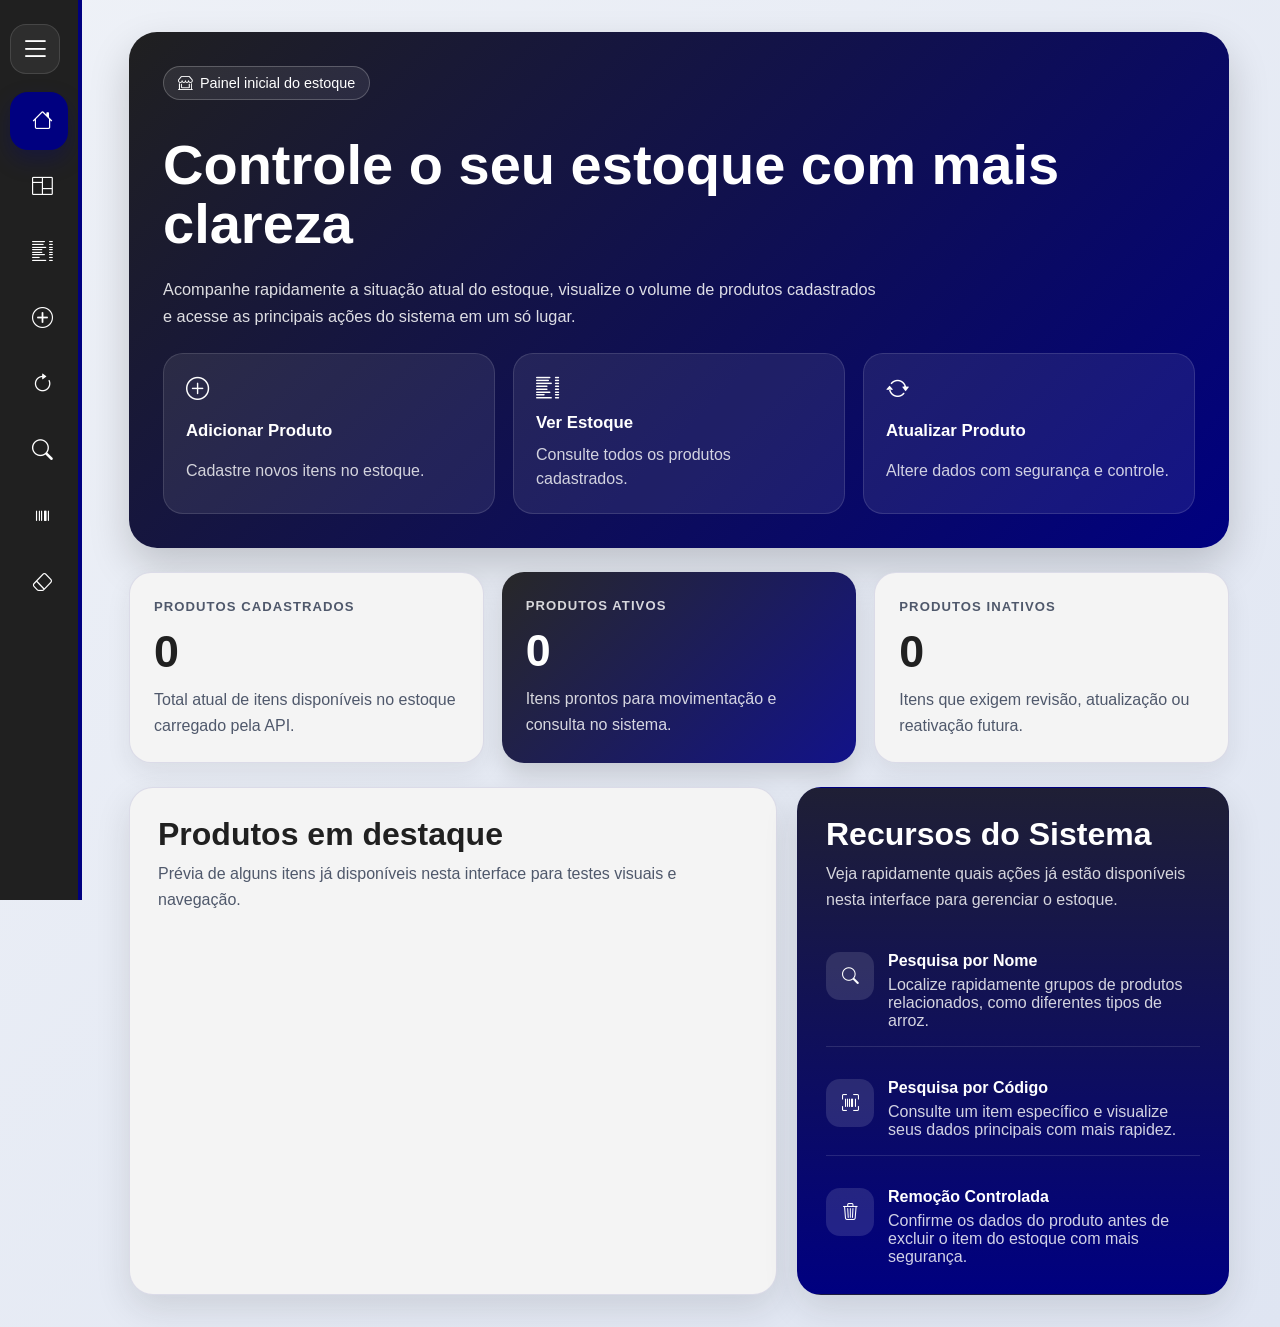
<file: index.html>
﻿<!DOCTYPE html>
<html lang="pt-BR">
<head>
    <meta charset="UTF-8">
    <meta name="viewport" content="width=device-width, initial-scale=1.0">
    <title>Início</title>
    <link rel="stylesheet" href="./styles/style.css">
    <link rel="stylesheet" href="https://cdn.jsdelivr.net/npm/bootstrap-icons@1.13.1/font/bootstrap-icons.min.css">
    <link rel="icon" type="image/x-icon" href="./images/super-favicon.png">
</head>
<body>
    <div id="menu-container"></div>

    <main class="conteudo-principal conteudo-principal--topo">
        <section class="pagina">
            <div class="home-hero card-gradiente-hero">
                <div class="home-hero__conteudo">
                    <span class="cabecalho-cadastro__tag home-hero__tag">
                        <i class="bi bi-shop-window"></i>
                        Painel inicial do estoque
                    </span>
                    <h1>Controle o seu estoque com mais clareza</h1>
                    <p>Acompanhe rapidamente a situação atual do estoque, visualize o volume de produtos cadastrados e acesse as principais ações do sistema em um só lugar.</p>

                    <div class="home-atalhos">
                        <a href="./pages/add_produto.html" class="home-atalho-card">
                            <i class="bi bi-plus-circle"></i>
                            <strong>Adicionar Produto</strong>
                            <span>Cadastre novos itens no estoque.</span>
                        </a>
                        <a href="./pages/listar_produto.html" class="home-atalho-card">
                            <i class="bi bi-list-columns"></i>
                            <strong>Ver Estoque</strong>
                            <span>Consulte todos os produtos cadastrados.</span>
                        </a>
                        <a href="./pages/atualizar_produto.html" class="home-atalho-card">
                            <i class="bi bi-arrow-repeat"></i>
                            <strong>Atualizar Produto</strong>
                            <span>Altere dados com segurança e controle.</span>
                        </a>
                    </div>
                </div>
            </div>

            <section class="home-resumo-grid grid-3">
                <article class="home-resumo-card card-branco card-branco--superficie">
                    <span class="home-resumo-card__rotulo card-label">Produtos cadastrados</span>
                    <strong id="home-total-produtos">0</strong>
                    <p>Total atual de itens disponíveis no estoque carregado pela API.</p>
                </article>
                <article class="home-resumo-card home-resumo-card--destaque card-gradiente">
                    <span class="home-resumo-card__rotulo card-label">Produtos ativos</span>
                    <strong id="home-total-ativos">0</strong>
                    <p>Itens prontos para movimentação e consulta no sistema.</p>
                </article>
                <article class="home-resumo-card card-branco card-branco--superficie">
                    <span class="home-resumo-card__rotulo card-label">Produtos inativos</span>
                    <strong id="home-total-inativos">0</strong>
                    <p>Itens que exigem revisão, atualização ou reativação futura.</p>
                </article>
            </section>

            <section class="home-paineis-grid">
                <section class="home-painel">
                    <div class="home-painel__topo">
                        <div>
                            <h2>Produtos em destaque</h2>
                            <p>Prévia de alguns itens já disponíveis nesta interface para testes visuais e navegação.</p>
                        </div>
                    </div>
                    <div class="home-lista-recentes" id="home-lista-recentes"></div>
                </section>

                <section class="home-painel home-painel--escuro">
                    <div class="home-painel__topo">
                        <div>
                            <h2>Recursos do Sistema</h2>
                            <p>Veja rapidamente quais ações já estão disponíveis nesta interface para gerenciar o estoque.</p>
                        </div>
                    </div>
                    <div class="home-etapas">
                        <article class="home-etapa-item">
                            <span><i class="bi bi-search"></i></span>
                            <div>
                                <strong>Pesquisa por Nome</strong>
                                <p>Localize rapidamente grupos de produtos relacionados, como diferentes tipos de arroz.</p>
                            </div>
                        </article>
                        <article class="home-etapa-item">
                            <span><i class="bi bi-upc-scan"></i></span>
                            <div>
                                <strong>Pesquisa por Código</strong>
                                <p>Consulte um item específico e visualize seus dados principais com mais rapidez.</p>
                            </div>
                        </article>
                        <article class="home-etapa-item">
                            <span><i class="bi bi-trash3"></i></span>
                            <div>
                                <strong>Remoção Controlada</strong>
                                <p>Confirme os dados do produto antes de excluir o item do estoque com mais segurança.</p>
                            </div>
                        </article>
                    </div>
                </section>
            </section>
        </section>
    </main>

    <script src="./menu/menu.js"></script>
    <script src="./script.js"></script>
</body>
</html>
</file>
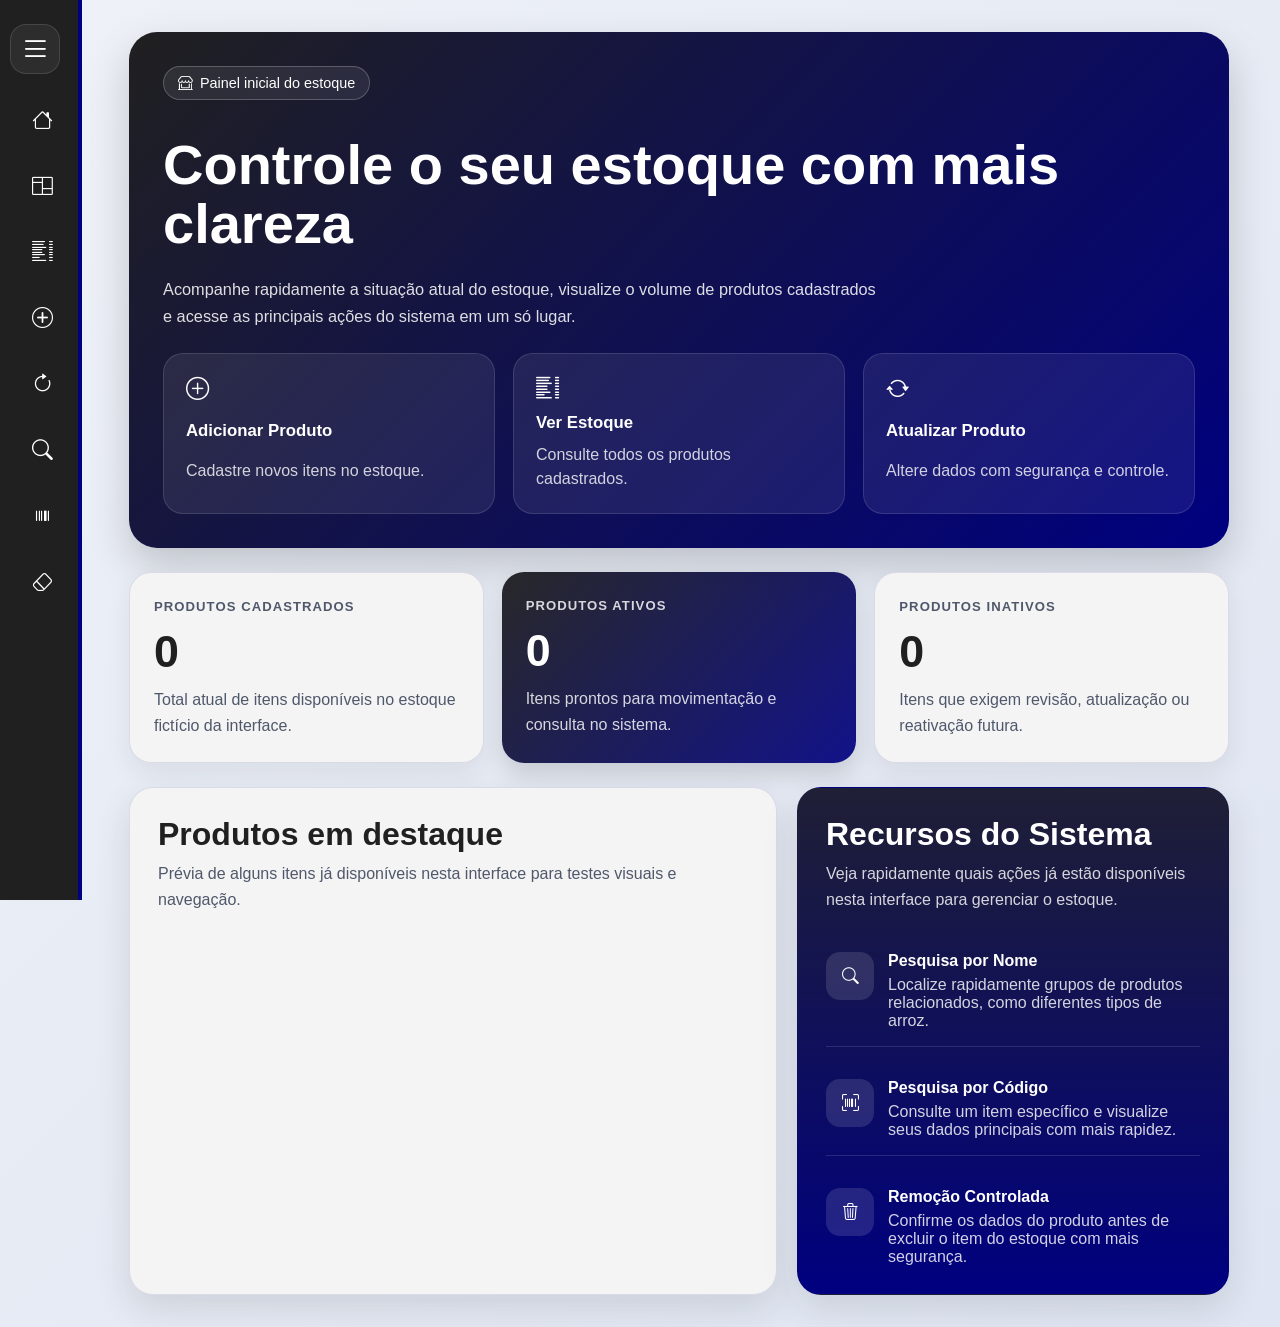
<file: home.html>
﻿<!DOCTYPE html>
<html lang="pt-BR">
<head>
    <meta charset="UTF-8">
    <meta name="viewport" content="width=device-width, initial-scale=1.0">
    <title>Início</title>
    <link rel="stylesheet" href="/styles/style.css">
    <link rel="stylesheet" href="https://cdn.jsdelivr.net/npm/bootstrap-icons@1.13.1/font/bootstrap-icons.min.css">
    <link rel="icon" type="image/x-icon" href="/images/super-favicon.png">
</head>
<body>
    <div id="menu-container"></div>

    <main class="conteudo-principal conteudo-principal--topo">
        <section class="pagina">
            <div class="home-hero card-gradiente-hero">
                <div class="home-hero__conteudo">
                    <span class="cabecalho-cadastro__tag home-hero__tag">
                        <i class="bi bi-shop-window"></i>
                        Painel inicial do estoque
                    </span>
                    <h1>Controle o seu estoque com mais clareza</h1>
                    <p>Acompanhe rapidamente a situação atual do estoque, visualize o volume de produtos cadastrados e acesse as principais ações do sistema em um só lugar.</p>

                    <div class="home-atalhos">
                        <a href="/pages/add_produto.html" class="home-atalho-card">
                            <i class="bi bi-plus-circle"></i>
                            <strong>Adicionar Produto</strong>
                            <span>Cadastre novos itens no estoque.</span>
                        </a>
                        <a href="/pages/listar_produto.html" class="home-atalho-card">
                            <i class="bi bi-list-columns"></i>
                            <strong>Ver Estoque</strong>
                            <span>Consulte todos os produtos cadastrados.</span>
                        </a>
                        <a href="/pages/atualizar_produto.html" class="home-atalho-card">
                            <i class="bi bi-arrow-repeat"></i>
                            <strong>Atualizar Produto</strong>
                            <span>Altere dados com segurança e controle.</span>
                        </a>
                    </div>
                </div>
            </div>

            <section class="home-resumo-grid grid-3">
                <article class="home-resumo-card card-branco card-branco--superficie">
                    <span class="home-resumo-card__rotulo card-label">Produtos cadastrados</span>
                    <strong id="home-total-produtos">0</strong>
                    <p>Total atual de itens disponíveis no estoque fictício da interface.</p>
                </article>
                <article class="home-resumo-card home-resumo-card--destaque card-gradiente">
                    <span class="home-resumo-card__rotulo card-label">Produtos ativos</span>
                    <strong id="home-total-ativos">0</strong>
                    <p>Itens prontos para movimentação e consulta no sistema.</p>
                </article>
                <article class="home-resumo-card card-branco card-branco--superficie">
                    <span class="home-resumo-card__rotulo card-label">Produtos inativos</span>
                    <strong id="home-total-inativos">0</strong>
                    <p>Itens que exigem revisão, atualização ou reativação futura.</p>
                </article>
            </section>

            <section class="home-paineis-grid">
                <section class="home-painel">
                    <div class="home-painel__topo">
                        <div>
                            <h2>Produtos em destaque</h2>
                            <p>Prévia de alguns itens já disponíveis nesta interface para testes visuais e navegação.</p>
                        </div>
                    </div>
                    <div class="home-lista-recentes" id="home-lista-recentes"></div>
                </section>

                <section class="home-painel home-painel--escuro">
                    <div class="home-painel__topo">
                        <div>
                            <h2>Recursos do Sistema</h2>
                            <p>Veja rapidamente quais ações já estão disponíveis nesta interface para gerenciar o estoque.</p>
                        </div>
                    </div>
                    <div class="home-etapas">
                        <article class="home-etapa-item">
                            <span><i class="bi bi-search"></i></span>
                            <div>
                                <strong>Pesquisa por Nome</strong>
                                <p>Localize rapidamente grupos de produtos relacionados, como diferentes tipos de arroz.</p>
                            </div>
                        </article>
                        <article class="home-etapa-item">
                            <span><i class="bi bi-upc-scan"></i></span>
                            <div>
                                <strong>Pesquisa por Código</strong>
                                <p>Consulte um item específico e visualize seus dados principais com mais rapidez.</p>
                            </div>
                        </article>
                        <article class="home-etapa-item">
                            <span><i class="bi bi-trash3"></i></span>
                            <div>
                                <strong>Remoção Controlada</strong>
                                <p>Confirme os dados do produto antes de excluir o item do estoque com mais segurança.</p>
                            </div>
                        </article>
                    </div>
                </section>
            </section>
        </section>
    </main>

    <script src="/menu/menu.js"></script>
    <script src="/script.js"></script>
</body>
</html>
</file>
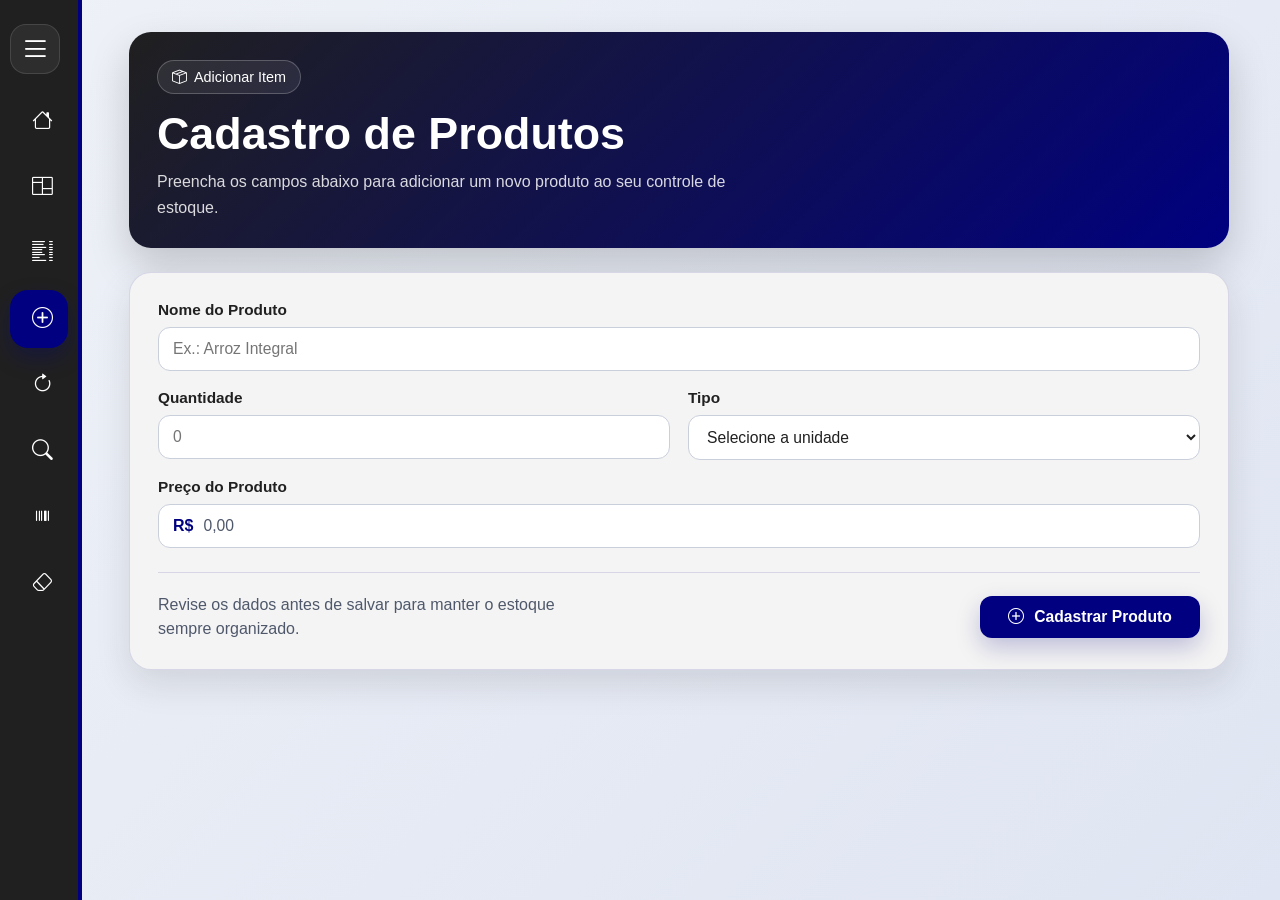
<file: pages/add_produto.html>
﻿<!DOCTYPE html>
<html lang="pt-BR">
<head>
    <meta charset="UTF-8">
    <meta name="viewport" content="width=device-width, initial-scale=1.0">
    <title>Adicionar Produto</title>
    <link rel="stylesheet" href="../styles/style.css">
    <link rel="stylesheet" href="https://cdn.jsdelivr.net/npm/bootstrap-icons@1.13.1/font/bootstrap-icons.min.css">
    <link rel="icon" type="image/x-icon" href="../images/super-favicon.png">
</head>
<body>
    <div id="menu-container"></div>

    <main class="conteudo-principal conteudo-principal--topo">
        <section class="pagina pagina">
            <div class="cabecalho-cadastro card-gradiente-hero">
                <span class="cabecalho-cadastro__tag">
                    <i class="bi bi-box-seam"></i>
                    Adicionar Item
                </span>
                <h1>Cadastro de Produtos</h1>
                <p>Preencha os campos abaixo para adicionar um novo produto ao seu controle de estoque.</p>
            </div>

            <form class="painel form-cadastro-produto">
                <fieldset>
                    <div class="grade-formulario empilha-md">
                        <div class="campo-formulario campo-coluna campo-coluna--8 campo-formulario--grande span-1-md">
                            <label for="nome_do_produto">Nome do Produto</label>
                            <input type="text" name="nome_do_produto" id="nome_do_produto" placeholder="Ex.: Arroz Integral" required>
                        </div>

                        <div class="campo-formulario campo-coluna campo-coluna--8">
                            <label for="quantidade">Quantidade</label>
                            <input type="number" name="quantidade" id="quantidade" placeholder="0" min="0" required>
                        </div>

                        <div class="campo-formulario campo-coluna campo-coluna--8">
                            <label for="unidade">Tipo</label>
                            <select id="unidade" name="unidade" required>
                                <option value="" disabled selected>Selecione a unidade</option>
                                <option value="und">Unidade</option>
                                <option value="kg">Kg</option>
                            </select>
                        </div>

                        <div class="campo-formulario campo-coluna campo-coluna--8 campo-formulario--grande span-1-md">
                            <label for="preco">Preço do Produto</label>
                            <div class="campo-moeda">
                                <span class="campo-moeda__prefixo">R$</span>
                                <input
                                    type="text"
                                    name="preco"
                                    id="preco"
                                    class="campo-moeda__input"
                                    inputmode="decimal"
                                    placeholder="0,00"
                                    data-campo-preco
                                    required
                                >
                            </div>
                        </div>
                    </div>

                    <div class="rodape-formulario">
                        <p class="rodape-formulario__texto">Revise os dados antes de salvar para manter o estoque sempre organizado.</p>
                        <button type="submit" class="botao-principal">
                            <i class="bi bi-plus-circle"></i>
                            Cadastrar Produto
                        </button>
                    </div>
                </fieldset>
            </form>
        </section>
    </main>

    <script src="../menu/menu.js"></script>
    <script src="../script.js"></script>
</body>
</html>
</file>
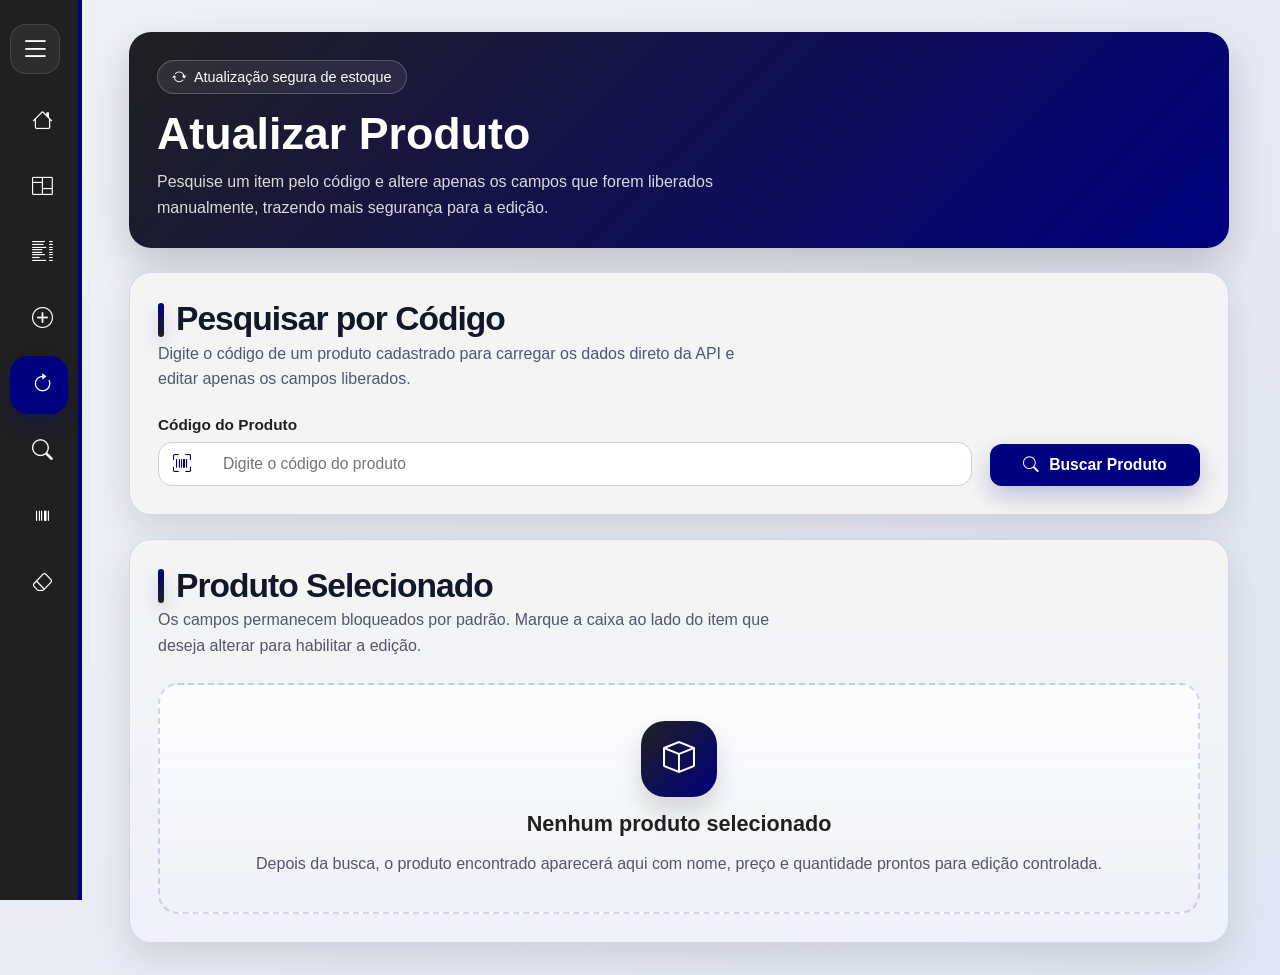
<file: pages/atualizar_produto.html>
﻿<!DOCTYPE html>
<html lang="pt-BR">
<head>
    <meta charset="UTF-8">
    <meta name="viewport" content="width=device-width, initial-scale=1.0">
    <title>Atualizar Produto</title>
    <link rel="stylesheet" href="../styles/style.css">
    <link rel="stylesheet" href="https://cdn.jsdelivr.net/npm/bootstrap-icons@1.13.1/font/bootstrap-icons.min.css">
    <link rel="icon" type="image/x-icon" href="../images/super-favicon.png">
</head>
<body>
    <div id="menu-container"></div>

    <main class="conteudo-principal">
        <section class="pagina pagina">
            <div class="cabecalho-cadastro card-gradiente-hero">
                <span class="cabecalho-cadastro__tag">
                    <i class="bi bi-arrow-repeat"></i>
                    Atualização segura de estoque
                </span>
                <h1>Atualizar Produto</h1>
                <p>Pesquise um item pelo código e altere apenas os campos que forem liberados manualmente, trazendo mais segurança para a edição.</p>
            </div>

            <section class="painel painel-atualizacao">
                <div class="painel__topo painel-atualizacao__topo">
                    <div>
                        <h2 class="titulo-secao-estoque">Pesquisar por Código</h2>
                        <p>Digite o código de um produto cadastrado para carregar os dados direto da API e editar apenas os campos liberados.</p>
                    </div>
                </div>

                <form class="busca-produto-form empilha-md" id="busca-produto-form">
                    <div class="campo-busca campo-coluna campo-coluna--8">
                        <label for="codigo-produto">Código do Produto</label>
                        <div class="campo-busca__controle">
                            <i class="bi bi-upc-scan"></i>
                            <input type="number" id="codigo-produto" name="codigo_produto" placeholder="Digite o código do produto" min="1" required>
                        </div>
                    </div>
                    <button type="submit" class="botao-principal botao-busca">
                        <i class="bi bi-search"></i>
                        Buscar Produto
                    </button>
                </form>
            </section>

            <section class="painel painel-atualizacao painel--secundario painel-atualizacao--secundario">
                <div class="painel__topo painel-atualizacao__topo">
                    <div>
                        <h2 class="titulo-secao-estoque">Produto Selecionado</h2>
                        <p>Os campos permanecem bloqueados por padrão. Marque a caixa ao lado do item que deseja alterar para habilitar a edição.</p>
                    </div>
                </div>

                <div class="estado-vazio estado-vazio--compacto" id="estado-produto">
                    <div class="estado-vazio__icone icone-box">
                        <i class="bi bi-box"></i>
                    </div>
                    <h3>Nenhum produto selecionado</h3>
                    <p>Depois da busca, o produto encontrado aparecerá aqui com nome, preço e quantidade prontos para edição controlada.</p>
                </div>

                <form class="form-atualizacao-produto grid-stack oculto" id="form-atualizacao-produto">
                    <div class="resumo-produto-selecionado grid-3">
                        <div class="resumo-produto-selecionado__item card-gradiente">
                            <span class="resumo-card__rotulo card-label">Código</span>
                            <strong id="produto-codigo">-</strong>
                        </div>
                        <div class="resumo-produto-selecionado__item card-gradiente">
                            <span class="resumo-card__rotulo card-label">Tipo</span>
                            <strong id="produto-tipo">-</strong>
                        </div>
                        <div class="resumo-produto-selecionado__item card-gradiente">
                            <span class="resumo-card__rotulo card-label">Última atualização</span>
                            <strong id="produto-atualizacao">12/04/2026</strong>
                        </div>
                    </div>

                    <div class="grade-atualizacao grid-3">
                        <div class="campo-atualizacao campo-coluna campo-coluna--10 campo-atualizacao--grande span-1-md">
                            <div class="campo-atualizacao__cabecalho">
                                <label for="editar-nome">Nome do Produto</label>
                                <label class="controle-edicao">
                                    <input type="checkbox" data-target="editar-nome">
                                    <span>Liberar edição</span>
                                </label>
                            </div>
                            <input type="text" id="editar-nome" name="nome" disabled>
                        </div>

                        <div class="campo-atualizacao campo-coluna campo-coluna--10">
                            <div class="campo-atualizacao__cabecalho">
                                <label for="editar-preco">Preço</label>
                                <label class="controle-edicao">
                                    <input type="checkbox" data-target="editar-preco">
                                    <span>Liberar edição</span>
                                </label>
                            </div>
                            <div class="campo-moeda campo-moeda--desabilitado">
                                <span class="campo-moeda__prefixo">R$</span>
                                <input
                                    type="text"
                                    id="editar-preco"
                                    name="preco"
                                    class="campo-moeda__input"
                                    inputmode="decimal"
                                    placeholder="0,00"
                                    data-campo-preco
                                    disabled
                                >
                            </div>
                        </div>

                        <div class="campo-atualizacao campo-coluna campo-coluna--10">
                            <div class="campo-atualizacao__cabecalho">
                                <label for="editar-quantidade">Quantidade</label>
                                <label class="controle-edicao">
                                    <input type="checkbox" data-target="editar-quantidade">
                                    <span>Liberar edição</span>
                                </label>
                            </div>
                            <input type="number" id="editar-quantidade" name="quantidade" step="0.01" min="0" disabled>
                        </div>

                        <div class="campo-atualizacao campo-coluna campo-coluna--10">
                            <div class="campo-atualizacao__cabecalho">
                                <label for="editar-status">Status</label>
                                <label class="controle-edicao">
                                    <input type="checkbox" data-target="editar-status">
                                    <span>Liberar edição</span>
                                </label>
                            </div>
                            <select id="editar-status" name="status" disabled>
                                <option value="ativo">Ativo</option>
                                <option value="inativo">Inativo</option>
                            </select>
                        </div>
                    </div>

                    <div class="rodape-formulario">
                        <p class="rodape-formulario__texto">Por segurança, apenas os campos marcados poderão ser alterados antes do envio para a API.</p>
                        <button type="submit" class="botao-principal">
                            <i class="bi bi-save"></i>
                            Salvar Alterações
                        </button>
                    </div>
                </form>
            </section>
        </section>
    </main>

    <script src="../menu/menu.js"></script>
    <script src="../script.js"></script>
</body>
</html>
</file>
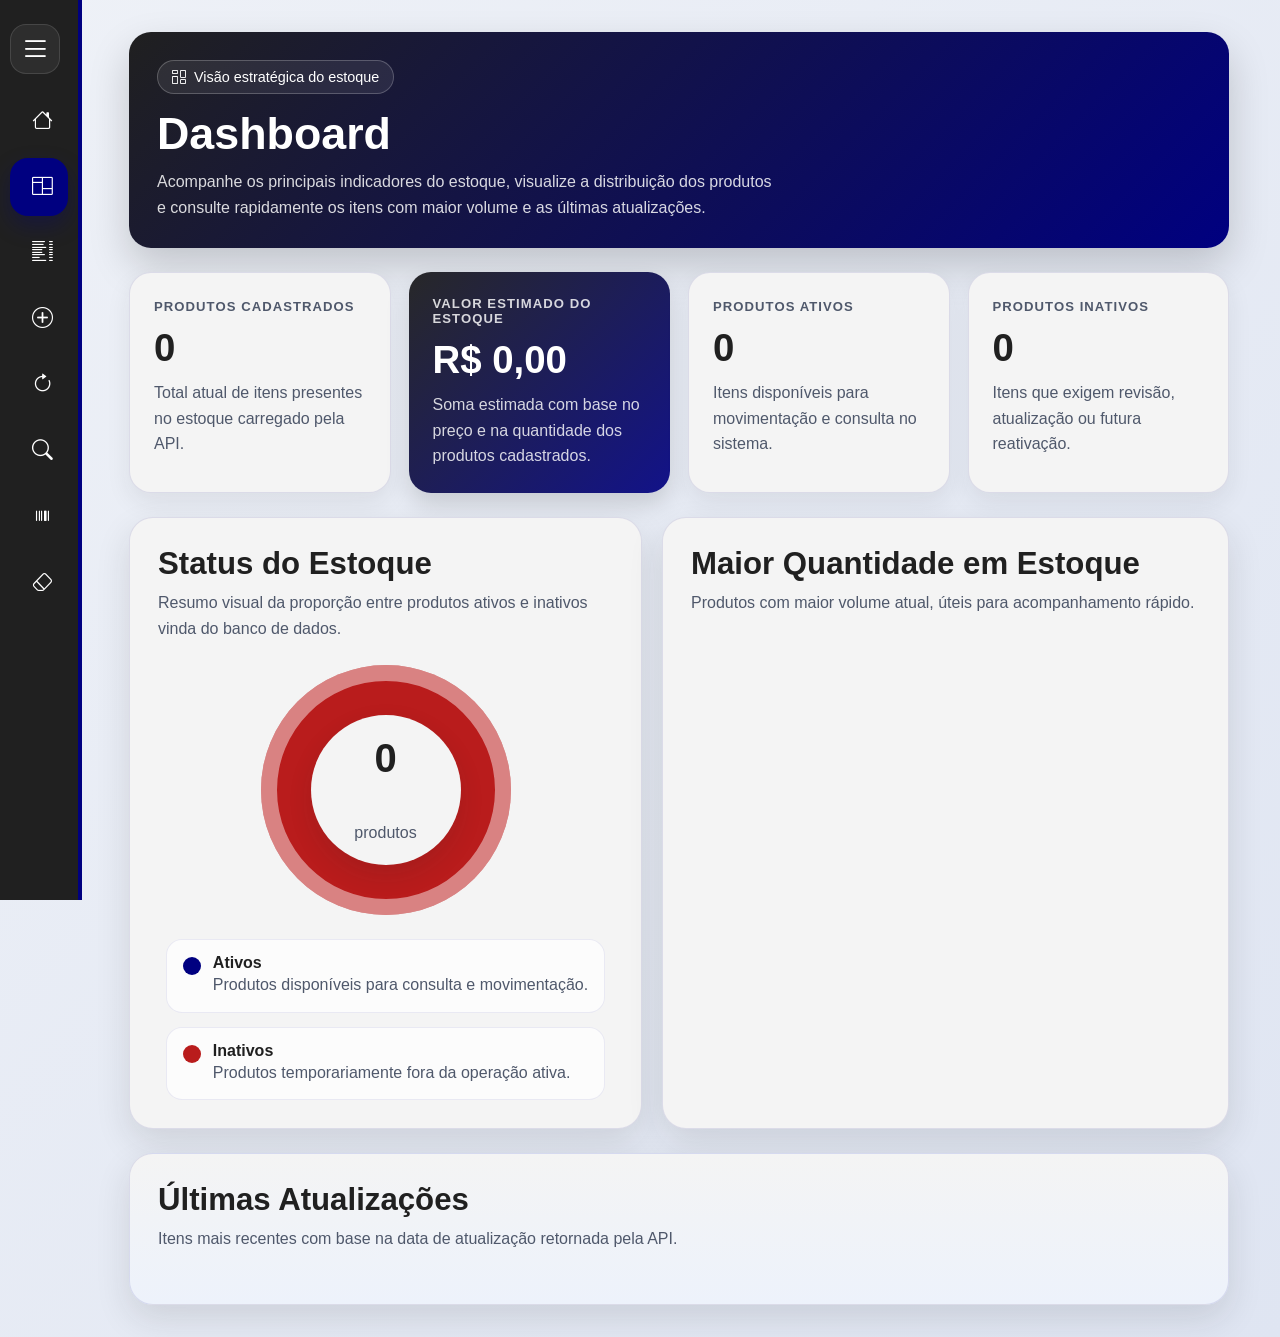
<file: pages/dashboard.html>
﻿<!DOCTYPE html>
<html lang="pt-BR">
<head>
    <meta charset="UTF-8">
    <meta name="viewport" content="width=device-width, initial-scale=1.0">
    <title>Dashboard</title>
    <link rel="stylesheet" href="../styles/style.css">
    <link rel="stylesheet" href="https://cdn.jsdelivr.net/npm/bootstrap-icons@1.13.1/font/bootstrap-icons.min.css">
    <link rel="icon" type="image/x-icon" href="../images/super-favicon.png">
</head>
<body>
    <div id="menu-container"></div>

    <main class="conteudo-principal conteudo-principal--topo">
        <section class="pagina pagina">
            <div class="cabecalho-cadastro card-gradiente-hero">
                <span class="cabecalho-cadastro__tag">
                    <i class="bi bi-columns-gap"></i>
                    Visão estratégica do estoque
                </span>
                <h1>Dashboard</h1>
                <p>Acompanhe os principais indicadores do estoque, visualize a distribuição dos produtos e consulte rapidamente os itens com maior volume e as últimas atualizações.</p>
            </div>

            <section class="dashboard-indicadores-grid">
                <article class="dashboard-indicador-card card-branco card-branco--superficie">
                    <span class="dashboard-indicador-card__rotulo card-label">Produtos cadastrados</span>
                    <strong id="dashboard-total-produtos">0</strong>
                    <p>Total atual de itens presentes no estoque carregado pela API.</p>
                </article>
                <article class="dashboard-indicador-card dashboard-indicador-card--destaque card-gradiente">
                    <span class="dashboard-indicador-card__rotulo card-label">Valor estimado do estoque</span>
                    <strong id="dashboard-valor-estoque">R$ 0,00</strong>
                    <p>Soma estimada com base no preço e na quantidade dos produtos cadastrados.</p>
                </article>
                <article class="dashboard-indicador-card card-branco card-branco--superficie">
                    <span class="dashboard-indicador-card__rotulo card-label">Produtos ativos</span>
                    <strong id="dashboard-total-ativos">0</strong>
                    <p>Itens disponíveis para movimentação e consulta no sistema.</p>
                </article>
                <article class="dashboard-indicador-card card-branco card-branco--superficie">
                    <span class="dashboard-indicador-card__rotulo card-label">Produtos inativos</span>
                    <strong id="dashboard-total-inativos">0</strong>
                    <p>Itens que exigem revisão, atualização ou futura reativação.</p>
                </article>
            </section>

            <section class="dashboard-grade-principal">
                <section class="dashboard-painel dashboard-painel--grafico">
                    <div class="dashboard-painel__topo">
                        <div>
                            <h2>Status do Estoque</h2>
                            <p>Resumo visual da proporção entre produtos ativos e inativos vinda do banco de dados.</p>
                        </div>
                    </div>

                    <div class="dashboard-status-visual">
                        <div class="dashboard-status-anel" id="dashboard-status-anel">
                            <div class="dashboard-status-anel__centro">
                                <strong id="dashboard-total-produtos-visual">6</strong>
                                <span>produtos</span>
                            </div>
                        </div>

                        <div class="dashboard-status-legenda">
                            <article class="dashboard-legenda-item">
                                <span class="dashboard-legenda-item__cor dashboard-legenda-item__cor--ativo"></span>
                                <div>
                                    <strong>Ativos</strong>
                                    <p>Produtos disponíveis para consulta e movimentação.</p>
                                </div>
                            </article>
                            <article class="dashboard-legenda-item">
                                <span class="dashboard-legenda-item__cor dashboard-legenda-item__cor--inativo"></span>
                                <div>
                                    <strong>Inativos</strong>
                                    <p>Produtos temporariamente fora da operação ativa.</p>
                                </div>
                            </article>
                        </div>
                    </div>
                </section>

                <section class="dashboard-painel">
                    <div class="dashboard-painel__topo">
                        <div>
                            <h2>Maior Quantidade em Estoque</h2>
                            <p>Produtos com maior volume atual, úteis para acompanhamento rápido.</p>
                        </div>
                    </div>
                    <div class="dashboard-lista" id="dashboard-top-quantidade"></div>
                </section>
            </section>

            <section class="dashboard-painel dashboard-painel--secundario">
                <div class="dashboard-painel__topo">
                    <div>
                        <h2>Últimas Atualizações</h2>
                        <p>Itens mais recentes com base na data de atualização retornada pela API.</p>
                    </div>
                </div>
                <div class="dashboard-atualizacoes-grid" id="dashboard-ultimas-atualizacoes"></div>
            </section>
        </section>
    </main>

    <script src="../menu/menu.js"></script>
    <script src="../script.js"></script>
</body>
</html>
</file>
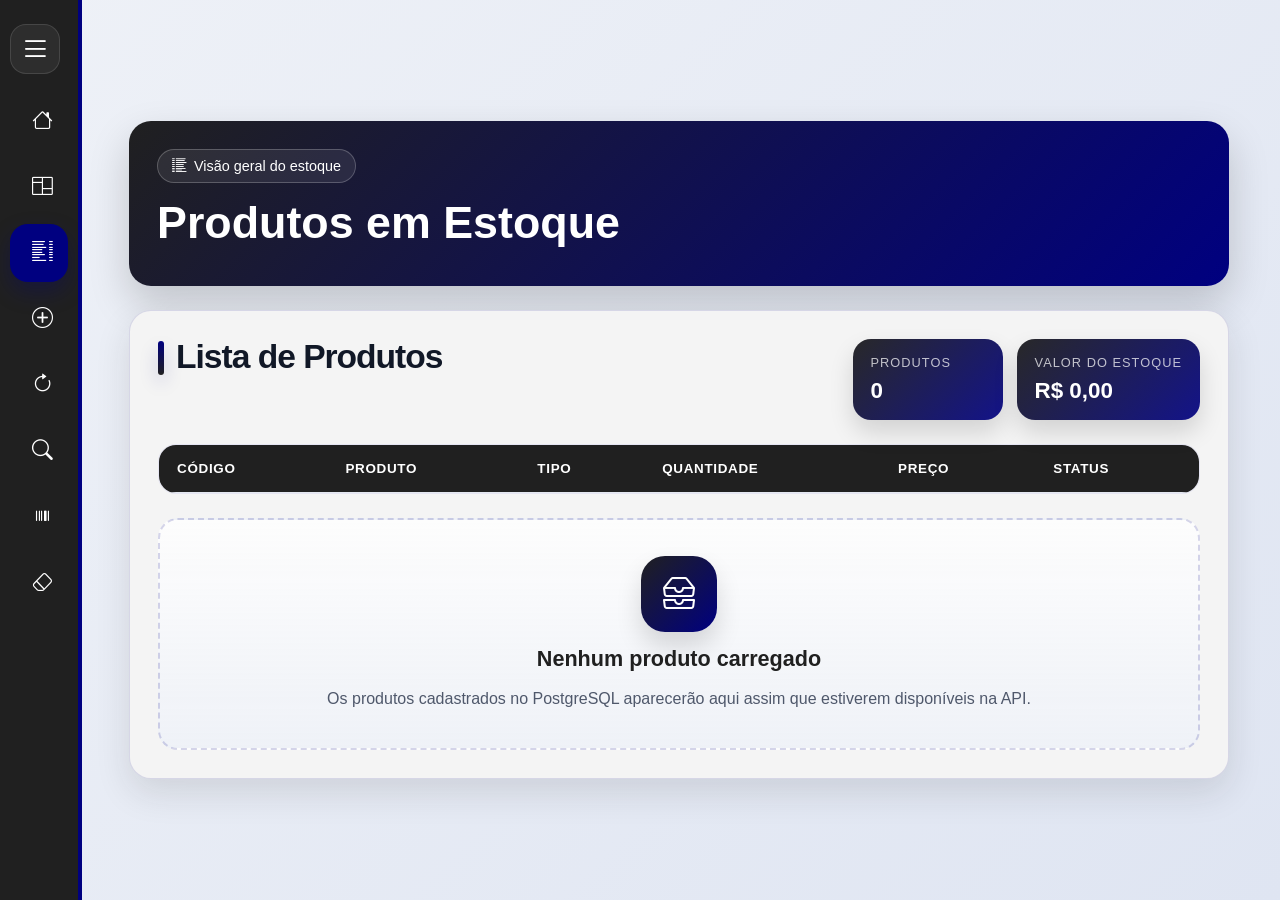
<file: pages/listar_produto.html>
﻿<!DOCTYPE html>
<html lang="pt-BR">
<head>
    <meta charset="UTF-8">
    <meta name="viewport" content="width=device-width, initial-scale=1.0">
    <title>Estoque</title>
    <link rel="stylesheet" href="../styles/style.css">
    <link rel="stylesheet" href="https://cdn.jsdelivr.net/npm/bootstrap-icons@1.13.1/font/bootstrap-icons.min.css">
    <link rel="icon" type="image/x-icon" href="../images/super-favicon.png">
</head>
<body>
    <div id="menu-container"></div>

    <main class="conteudo-principal">
        <section class="pagina pagina">
            <div class="cabecalho-cadastro card-gradiente-hero">
                <span class="cabecalho-cadastro__tag">
                    <i class="bi bi-list-columns-reverse"></i>
                    Visão geral do estoque
                </span>
                <h1>Produtos em Estoque</h1>
            </div>

            <section class="painel painel-estoque">
                <div class="painel__topo painel-estoque__topo">
                    <div>
                        <h2 class="titulo-secao-estoque">Lista de Produtos</h2>
                    </div>

                    <div class="resumo-estoque">
                        <div class="resumo-card card-gradiente">
                            <span class="resumo-card__rotulo card-label">Produtos</span>
                            <strong id="total-produtos">0</strong>
                        </div>
                        <div class="resumo-card card-gradiente">
                            <span class="resumo-card__rotulo card-label">Valor do estoque</span>
                            <strong id="valor-estoque">R$ 0,00</strong>
                        </div>
                    </div>
                </div>

                <div class="tabela-estoque__wrapper">
                    <table class="tabela-estoque">
                        <thead>
                            <tr>
                                <th>Código</th>
                                <th>Produto</th>
                                <th>Tipo</th>
                                <th>Quantidade</th>
                                <th>Preço</th>
                                <th>Status</th>
                            </tr>
                        </thead>
                        <tbody id="lista-produtos"></tbody>
                    </table>
                </div>

                <div class="lista-produtos-mobile" id="lista-produtos-mobile"></div>

                <div class="estado-vazio" id="estado-vazio">
                    <div class="estado-vazio__icone icone-box">
                        <i class="bi bi-inboxes"></i>
                    </div>
                    <h3>Nenhum produto carregado</h3>
                    <p>Os produtos cadastrados no PostgreSQL aparecerão aqui assim que estiverem disponíveis na API.</p>
                </div>
            </section>
        </section>
    </main>

    <script src="../menu/menu.js"></script>
    <script src="../script.js"></script>
</body>
</html>
</file>
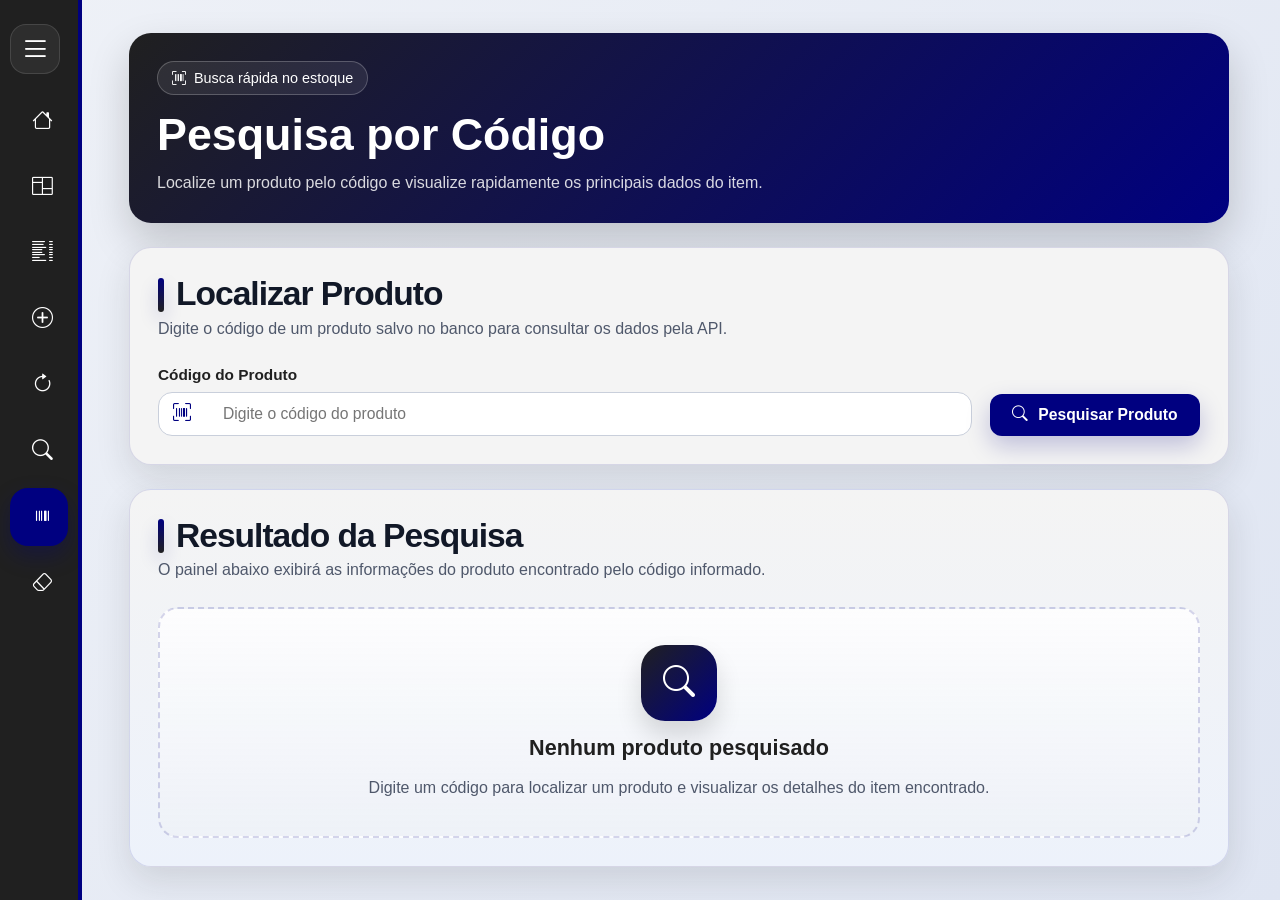
<file: pages/pesquisa_codigo.html>
﻿<!DOCTYPE html>
<html lang="pt-BR">
<head>
    <meta charset="UTF-8">
    <meta name="viewport" content="width=device-width, initial-scale=1.0">
    <title>Pesquisa por Código</title>
    <link rel="stylesheet" href="../styles/style.css">
    <link rel="stylesheet" href="https://cdn.jsdelivr.net/npm/bootstrap-icons@1.13.1/font/bootstrap-icons.min.css">
    <link rel="icon" type="image/x-icon" href="../images/super-favicon.png">
</head>
<body>
    <div id="menu-container"></div>

    <main class="conteudo-principal">
        <section class="pagina pagina">
            <div class="cabecalho-cadastro card-gradiente-hero">
                <span class="cabecalho-cadastro__tag">
                    <i class="bi bi-upc-scan"></i>
                    Busca rápida no estoque
                </span>
                <h1>Pesquisa por Código</h1>
                <p>Localize um produto pelo código e visualize rapidamente os principais dados do item.</p>
            </div>

            <section class="painel painel-pesquisa-codigo">
                <div class="painel__topo painel-atualizacao__topo">
                    <div>
                        <h2 class="titulo-secao-estoque">Localizar Produto</h2>
                        <p>Digite o código de um produto salvo no banco para consultar os dados pela API.</p>
                    </div>
                </div>

                <form class="busca-produto-form empilha-md" id="busca-codigo-form">
                    <div class="campo-busca campo-coluna campo-coluna--8">
                        <label for="pesquisa-codigo">Código do Produto</label>
                        <div class="campo-busca__controle">
                            <i class="bi bi-upc-scan"></i>
                            <input type="number" id="pesquisa-codigo" name="pesquisa_codigo" placeholder="Digite o código do produto" min="1" required>
                        </div>
                    </div>
                    <button type="submit" class="botao-principal botao-busca">
                        <i class="bi bi-search"></i>
                        Pesquisar Produto
                    </button>
                </form>
            </section>

            <section class="painel painel-pesquisa-codigo painel--secundario painel-pesquisa-codigo--secundario">
                <div class="painel__topo painel-atualizacao__topo">
                    <div>
                        <h2 class="titulo-secao-estoque">Resultado da Pesquisa</h2>
                        <p>O painel abaixo exibirá as informações do produto encontrado pelo código informado.</p>
                    </div>
                </div>

                <div class="estado-vazio estado-vazio--compacto" id="estado-busca-codigo">
                    <div class="estado-vazio__icone icone-box">
                        <i class="bi bi-search"></i>
                    </div>
                    <h3>Nenhum produto pesquisado</h3>
                    <p>Digite um código para localizar um produto e visualizar os detalhes do item encontrado.</p>
                </div>

                <section class="resultado-busca-codigo grid-stack oculto" id="resultado-busca-codigo">
                    <div class="resumo-produto-selecionado grid-3">
                        <div class="resumo-produto-selecionado__item card-gradiente">
                            <span class="resumo-card__rotulo card-label">Código</span>
                            <strong id="resultado-codigo">-</strong>
                        </div>
                        <div class="resumo-produto-selecionado__item card-gradiente">
                            <span class="resumo-card__rotulo card-label">Tipo</span>
                            <strong id="resultado-tipo">-</strong>
                        </div>
                        <div class="resumo-produto-selecionado__item card-gradiente">
                            <span class="resumo-card__rotulo card-label">Última atualização</span>
                            <strong id="resultado-atualizacao">-</strong>
                        </div>
                    </div>

                    <div class="grade-detalhes-codigo grid-3">
                        <article class="card-detalhe card-branco card-detalhe--grande detalhe-codigo-card detalhe-codigo-card--grande span-1-md">
                            <span class="detalhe-codigo-card__rotulo card-label">Produto</span>
                            <strong id="resultado-nome">-</strong>
                        </article>
                        <article class="card-detalhe card-branco detalhe-codigo-card">
                            <span class="detalhe-codigo-card__rotulo card-label">Preço</span>
                            <strong id="resultado-preco">-</strong>
                        </article>
                        <article class="card-detalhe card-branco detalhe-codigo-card">
                            <span class="detalhe-codigo-card__rotulo card-label">Quantidade</span>
                            <strong id="resultado-quantidade">-</strong>
                        </article>
                        <article class="card-detalhe card-branco detalhe-codigo-card">
                            <span class="detalhe-codigo-card__rotulo card-label">Status</span>
                            <span class="status-produto" id="resultado-status">-</span>
                        </article>
                    </div>
                </section>
            </section>
        </section>
    </main>

    <script src="../menu/menu.js"></script>
    <script src="../script.js"></script>
</body>
</html>
</file>
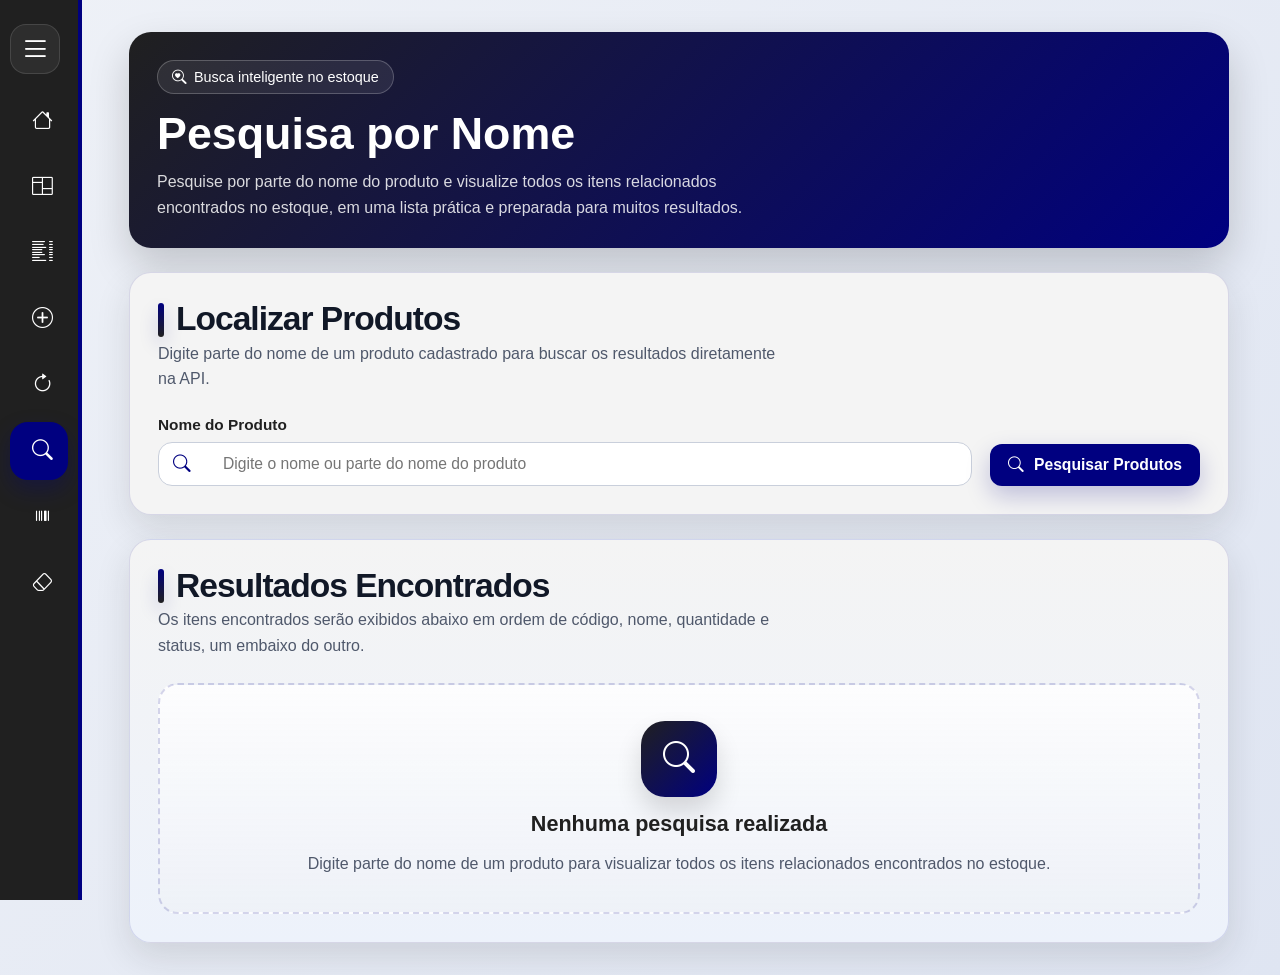
<file: pages/pesquisa_nome.html>
﻿<!DOCTYPE html>
<html lang="pt-BR">
<head>
    <meta charset="UTF-8">
    <meta name="viewport" content="width=device-width, initial-scale=1.0">
    <title>Pesquisa por Nome</title>
    <link rel="stylesheet" href="../styles/style.css">
    <link rel="stylesheet" href="https://cdn.jsdelivr.net/npm/bootstrap-icons@1.13.1/font/bootstrap-icons.min.css">
    <link rel="icon" type="image/x-icon" href="../images/super-favicon.png">
</head>
<body>
    <div id="menu-container"></div>

    <main class="conteudo-principal">
        <section class="pagina pagina">
            <div class="cabecalho-cadastro card-gradiente-hero">
                <span class="cabecalho-cadastro__tag">
                    <i class="bi bi-search-heart"></i>
                    Busca inteligente no estoque
                </span>
                <h1>Pesquisa por Nome</h1>
                <p>Pesquise por parte do nome do produto e visualize todos os itens relacionados encontrados no estoque, em uma lista prática e preparada para muitos resultados.</p>
            </div>

            <section class="painel painel-pesquisa-nome">
                <div class="painel__topo painel-atualizacao__topo">
                    <div>
                        <h2 class="titulo-secao-estoque">Localizar Produtos</h2>
                        <p>Digite parte do nome de um produto cadastrado para buscar os resultados diretamente na API.</p>
                    </div>
                </div>

                <form class="busca-produto-form empilha-md" id="busca-nome-form">
                    <div class="campo-busca campo-coluna campo-coluna--8">
                        <label for="pesquisa-nome">Nome do Produto</label>
                        <div class="campo-busca__controle">
                            <i class="bi bi-search"></i>
                            <input type="text" id="pesquisa-nome" name="pesquisa_nome" placeholder="Digite o nome ou parte do nome do produto" required>
                        </div>
                    </div>
                    <button type="submit" class="botao-principal botao-busca">
                        <i class="bi bi-search"></i>
                        Pesquisar Produtos
                    </button>
                </form>
            </section>

            <section class="painel painel-pesquisa-nome painel--secundario painel-pesquisa-nome--secundario">
                <div class="painel__topo painel-atualizacao__topo">
                    <div>
                        <h2 class="titulo-secao-estoque">Resultados Encontrados</h2>
                        <p>Os itens encontrados serão exibidos abaixo em ordem de código, nome, quantidade e status, um embaixo do outro.</p>
                    </div>
                    <div class="resumo-card resumo-card--claro card-branco oculto" id="resumo-resultado-nome">
                        <span class="resumo-card__rotulo card-label">Total encontrado</span>
                        <strong id="total-resultados-nome">0 resultado(s)</strong>
                    </div>
                </div>

                <div class="estado-vazio estado-vazio--compacto" id="estado-busca-nome">
                    <div class="estado-vazio__icone icone-box">
                        <i class="bi bi-search"></i>
                    </div>
                    <h3>Nenhuma pesquisa realizada</h3>
                    <p>Digite parte do nome de um produto para visualizar todos os itens relacionados encontrados no estoque.</p>
                </div>

                <section class="resultado-busca-nome oculto" id="resultado-busca-nome">
                    <div class="cabecalho-lista-nome card-label">
                        <span>Código</span>
                        <span>Nome</span>
                        <span>Quantidade</span>
                        <span>Status</span>
                    </div>
                    <div class="lista-resultados-nome" id="lista-resultados-nome"></div>
                </section>
            </section>
        </section>
    </main>

    <script src="../menu/menu.js"></script>
    <script src="../script.js"></script>
</body>
</html>
</file>
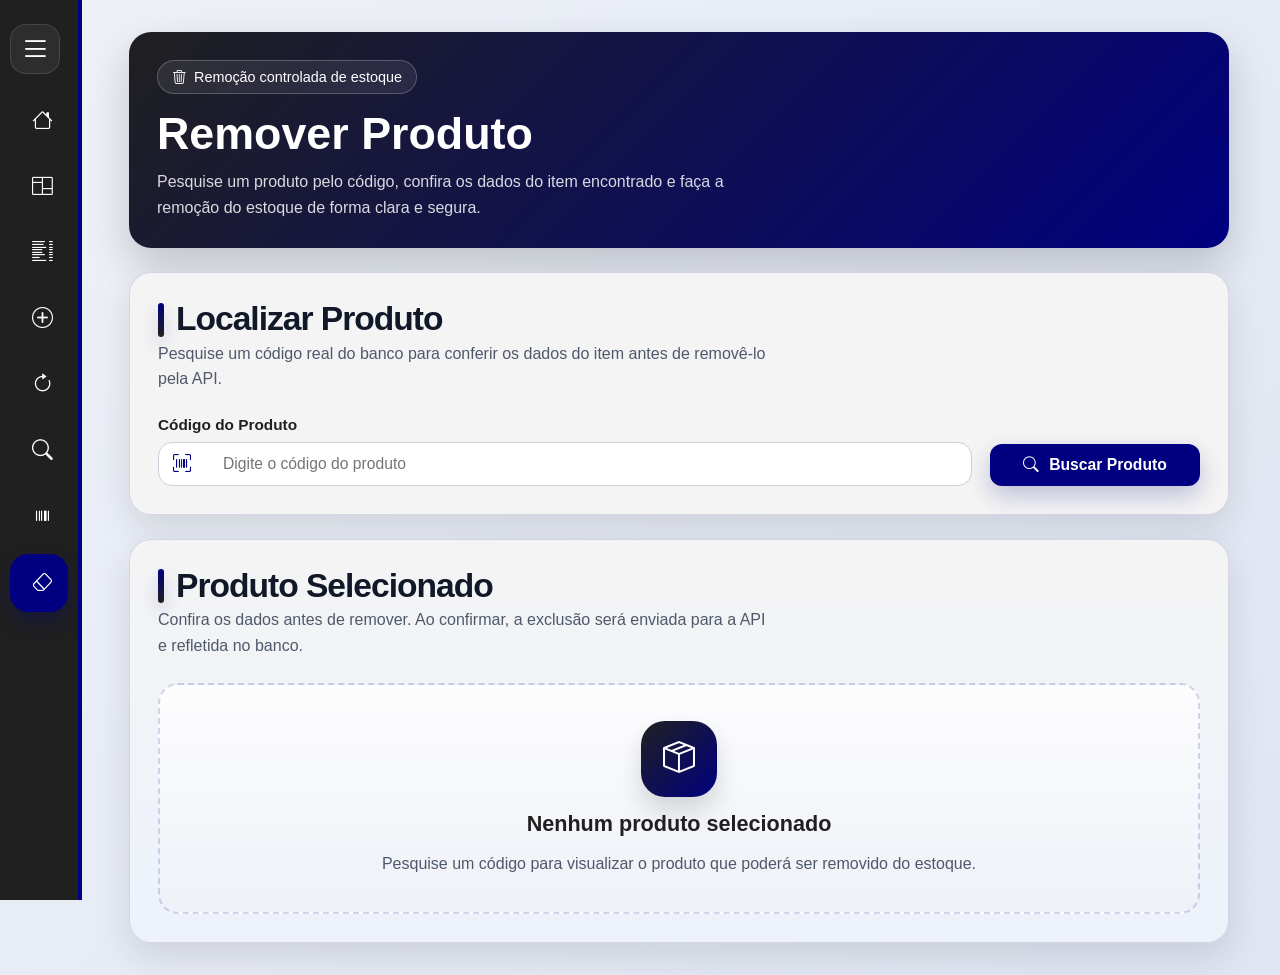
<file: pages/remover_produto.html>
﻿<!DOCTYPE html>
<html lang="pt-BR">
<head>
    <meta charset="UTF-8">
    <meta name="viewport" content="width=device-width, initial-scale=1.0">
    <title>Remover Produto</title>
    <link rel="stylesheet" href="../styles/style.css">
    <link rel="stylesheet" href="https://cdn.jsdelivr.net/npm/bootstrap-icons@1.13.1/font/bootstrap-icons.min.css">
    <link rel="icon" type="image/x-icon" href="../images/super-favicon.png">
</head>
<body>
    <div id="menu-container"></div>

    <main class="conteudo-principal">
        <section class="pagina pagina">
            <div class="cabecalho-cadastro card-gradiente-hero">
                <span class="cabecalho-cadastro__tag">
                    <i class="bi bi-trash3"></i>
                    Remoção controlada de estoque
                </span>
                <h1>Remover Produto</h1>
                <p>Pesquise um produto pelo código, confira os dados do item encontrado e faça a remoção do estoque de forma clara e segura.</p>
            </div>

            <section class="painel painel-remocao-produto">
                <div class="painel__topo painel-atualizacao__topo">
                    <div>
                        <h2 class="titulo-secao-estoque">Localizar Produto</h2>
                        <p>Pesquise um código real do banco para conferir os dados do item antes de removê-lo pela API.</p>
                    </div>
                </div>

                <form class="busca-produto-form empilha-md" id="busca-remocao-form">
                    <div class="campo-busca campo-coluna campo-coluna--8">
                        <label for="codigo-remocao">Código do Produto</label>
                        <div class="campo-busca__controle">
                            <i class="bi bi-upc-scan"></i>
                            <input type="number" id="codigo-remocao" name="codigo_remocao" placeholder="Digite o código do produto" min="1" required>
                        </div>
                    </div>
                    <button type="submit" class="botao-principal botao-busca">
                        <i class="bi bi-search"></i>
                        Buscar Produto
                    </button>
                </form>
            </section>

            <section class="painel painel-remocao-produto painel--secundario painel-remocao-produto--secundario">
                <div class="painel__topo painel-atualizacao__topo">
                    <div>
                        <h2 class="titulo-secao-estoque">Produto Selecionado</h2>
                        <p>Confira os dados antes de remover. Ao confirmar, a exclusão será enviada para a API e refletida no banco.</p>
                    </div>
                </div>

                <div class="estado-vazio estado-vazio--compacto" id="estado-remocao">
                    <div class="estado-vazio__icone icone-box">
                        <i class="bi bi-box-seam"></i>
                    </div>
                    <h3>Nenhum produto selecionado</h3>
                    <p>Pesquise um código para visualizar o produto que poderá ser removido do estoque.</p>
                </div>

                <div class="estado-vazio estado-vazio--compacto oculto" id="mensagem-remocao">
                    <div class="estado-vazio__icone icone-box estado-vazio__icone--sucesso">
                        <i class="bi bi-check2-circle"></i>
                    </div>
                    <h3>Produto removido com sucesso</h3>
                    <p>O item removido será informado aqui após a confirmação da exclusão.</p>
                </div>

                <section class="painel-produto-remocao grid-stack oculto" id="painel-produto-remocao">
                    <div class="resumo-produto-selecionado grid-3">
                        <div class="resumo-produto-selecionado__item card-gradiente">
                            <span class="resumo-card__rotulo card-label">Código</span>
                            <strong id="remover-codigo">-</strong>
                        </div>
                        <div class="resumo-produto-selecionado__item card-gradiente">
                            <span class="resumo-card__rotulo card-label">Tipo</span>
                            <strong id="remover-tipo">-</strong>
                        </div>
                        <div class="resumo-produto-selecionado__item card-gradiente">
                            <span class="resumo-card__rotulo card-label">Última atualização</span>
                            <strong id="remover-atualizacao">-</strong>
                        </div>
                    </div>

                    <div class="grade-remocao-produto grid-3">
                        <article class="card-detalhe card-branco card-detalhe--grande detalhe-remocao-card detalhe-remocao-card--grande span-1-md">
                            <span class="detalhe-remocao-card__rotulo card-label">Nome do Produto</span>
                            <strong id="remover-nome">-</strong>
                        </article>
                        <article class="card-detalhe card-branco detalhe-remocao-card">
                            <span class="detalhe-remocao-card__rotulo card-label">Quantidade</span>
                            <strong id="remover-quantidade">-</strong>
                        </article>
                        <article class="card-detalhe card-branco detalhe-remocao-card">
                            <span class="detalhe-remocao-card__rotulo card-label">Status</span>
                            <span class="status-produto" id="remover-status">-</span>
                        </article>
                    </div>

                    <div class="alerta-remocao">
                        <div class="alerta-remocao__icone icone-box">
                            <i class="bi bi-exclamation-triangle"></i>
                        </div>
                        <div>
                            <strong>Atenção</strong>
                            <p>Esta ação remove o produto exibido acima do estoque, não será possível recuperar este produto, ele será excluído permanentemente.</p>
                        </div>
                    </div>

                    <div class="rodape-formulario">
                        <p class="rodape-formulario__texto">Revise o produto encontrado antes de confirmar a remoção.</p>
                        <button type="button" class="botao-principal botao-principal--perigo" id="botao-confirmar-remocao">
                            <i class="bi bi-trash3"></i>
                            Remover Produto
                        </button>
                    </div>
                </section>
            </section>
        </section>
    </main>

    <script src="../menu/menu.js"></script>
    <script src="../script.js"></script>
</body>
</html>
</file>
<file: styles/style.css>
﻿:root {
    --fonte-base: Arial, Helvetica, sans-serif;
    --cor-texto: #202020;
    --cor-texto-suave: #4f586b;
    --cor-texto-forte: #111827;
    --cor-branca: #fff;
    --cor-menu: #202020;
    --cor-primaria: #000080;
    --cor-primaria-hover: #0000a0;
    --cor-superficie: #f4f4f4;
    --cor-borda-input: #c9cfdb;
    --cor-input-desabilitado: #eef1f7;
    --cor-texto-desabilitado: #7c8597;
    --cor-borda-desabilitada: #d8deea;
    --cor-borda-suave: rgba(0, 0, 128, 0.12);
    --cor-borda-media: rgba(0, 0, 128, 0.1);
    --cor-borda-card: rgba(0, 0, 128, 0.08);
    --cor-overlay-mobile: rgba(15, 23, 42, 0.46);
    --gradiente-principal: linear-gradient(135deg, #202020 0%, #000080 100%);
    --gradiente-secundario: linear-gradient(180deg, #f4f4f4 0%, #edf2fb 100%);
    --gradiente-card-escuro: linear-gradient(135deg, rgba(32, 32, 32, 0.96) 0%, rgba(0, 0, 128, 0.92) 100%);
    --gradiente-painel-escuro: linear-gradient(180deg, #1f1f35 0%, #000080 100%);
    --gradiente-perigo: linear-gradient(135deg, #7f1d1d 0%, #b91c1c 100%);
    --gradiente-sucesso: linear-gradient(135deg, #0f7a38 0%, #2f9e55 100%);
    --sombra-painel: 0 14px 35px rgba(32, 32, 32, 0.12);
    --sombra-card-suave: 0 10px 24px rgba(32, 32, 32, 0.08);
    --sombra-card-escuro: 0 12px 24px rgba(0, 0, 0, 0.14);
    --sombra-hero: 0 18px 40px rgba(0, 0, 0, 0.18);
    --raio-sm: 12px;
    --raio-md: 14px;
    --raio-lg: 18px;
    --raio-xl: 20px;
    --raio-2xl: 22px;
    --raio-3xl: 24px;
    --raio-hero: 28px;
    --raio-pill: 999px;
    --titulo-pagina: clamp(2rem, 4vw, 2.8rem);
    --titulo-secao: clamp(1.65rem, 3vw, 2.1rem);
    --titulo-card-md: 1.4rem;
    --titulo-card-sm: 1.35rem;
    --titulo-card-xs: 1.25rem;
    --titulo-card-xxs: 1.2rem;
    --menu-largura: 78px;
    --menu-largura-expandido: 292px;
    --menu-largura-mobile: 58px;
}
* {
    margin: 0;
    padding: 0;
    box-sizing: border-box;
    font-family: var(--fonte-base);
}
body {
    min-height: 100vh;
    overflow-x: hidden;
    background: linear-gradient(135deg, #eef1f7 0%, #dfe5f2 100%);
    color: var(--cor-texto);
}
img,
svg,
canvas { max-width: 100%; }
fieldset { border: none; }
label {
    font-size: 0.96rem;
    font-weight: 700;
    color: var(--cor-texto);
}
input,
select,
button {
    padding: 12px 14px;
    border-radius: var(--raio-sm);
    font-size: 0.98rem;
}
input,
select {
    border: 1px solid var(--cor-borda-input);
    background: var(--cor-branca);
    color: var(--cor-texto);
    transition: border-color 0.3s, box-shadow 0.3s, transform 0.3s;
}
input:focus,
select:focus {
    outline: none;
    border-color: var(--cor-primaria);
    box-shadow: 0 0 0 4px rgba(0, 0, 128, 0.12);
    transform: translateY(-1px);
}
.campo-moeda {
    display: flex;
    align-items: center;
    gap: 10px;
    padding: 0 14px;
    border: 1px solid var(--cor-borda-input);
    border-radius: var(--raio-sm);
    background: var(--cor-branca);
    transition: border-color 0.3s, box-shadow 0.3s, transform 0.3s, background-color 0.3s;
}
.campo-moeda:focus-within {
    border-color: var(--cor-primaria);
    box-shadow: 0 0 0 4px rgba(0, 0, 128, 0.12);
    transform: translateY(-1px);
}
.campo-moeda__prefixo {
    color: var(--cor-primaria);
    font-weight: 800;
    white-space: nowrap;
}
.campo-moeda__input {
    flex: 1;
    padding: 12px 0;
    border: none;
    background: transparent;
    box-shadow: none;
}
.campo-moeda__input:focus {
    box-shadow: none;
    transform: none;
}
.campo-moeda__input::placeholder {
    color: var(--cor-texto-suave);
}
.campo-moeda--desabilitado {
    border-color: var(--cor-borda-desabilitada);
    background: var(--cor-input-desabilitado);
}
.campo-moeda--desabilitado .campo-moeda__prefixo,
.campo-moeda--desabilitado .campo-moeda__input {
    color: var(--cor-texto-desabilitado);
}
.campo-moeda--desabilitado:focus-within {
    border-color: var(--cor-borda-desabilitada);
    box-shadow: none;
    transform: none;
}
button {
    border: none;
    background: var(--cor-primaria);
    color: var(--cor-branca);
    font-weight: 700;
    cursor: pointer;
    transition: 0.3s;
}
button:hover { background: var(--cor-primaria-hover); }
input::-webkit-outer-spin-button,
input::-webkit-inner-spin-button { -webkit-appearance: none; margin: 0; }
nav.menu-lateral {
    position: fixed;
    top: 0;
    left: 0;
    z-index: 10;
    width: var(--menu-largura);
    height: 100%;
    overflow: hidden;
    padding: 24px 10px;
    background: var(--cor-menu);
    box-shadow: 4px 0 0 var(--cor-primaria);
    transition: width 0.4s ease, padding 0.4s ease;
}
nav.menu-lateral.expandir { width: var(--menu-largura-expandido); }
.botao-expandir {
    display: grid;
    place-items: center;
    width: 50px;
    height: 50px;
    margin: 0 0 18px;
    padding: 0;
    border: 1px solid rgba(255, 255, 255, 0.12);
    border-radius: 16px;
    background: rgba(255, 255, 255, 0.06);
}
.botao-expandir > i {
    color: var(--cor-branca);
    font-size: 1.9rem;
    line-height: 1;
}
nav.menu-lateral .botao-expandir:hover {
    border-color: rgba(255, 255, 255, 0.24);
    background: rgba(0, 0, 128, 0.85);
    transform: translateY(-1px);
}
ul { height: calc(100% - 68px); list-style: none; }
ul li.item-menu {
    margin-bottom: 8px;
    border-radius: var(--raio-lg);
    transition: background-color 0.25s ease, transform 0.25s ease;
}
ul li.item-menu:hover,
ul li.ativo { background: var(--cor-primaria); }
ul li.ativo { box-shadow: 0 10px 22px rgba(0, 0, 128, 0.28); }
ul li.item-menu:hover { transform: translateX(2px); }
ul li.item-menu a {
    display: grid;
    grid-template-columns: 32px 1fr;
    align-items: center;
    column-gap: 14px;
    min-height: 58px;
    overflow: hidden;
    padding: 14px 16px;
    color: var(--cor-branca);
    text-decoration: none;
    font-size: 0.92rem;
}
ul li.item-menu a .icon {
    display: inline-flex;
    justify-content: center;
    align-items: center;
    width: 32px;
    min-width: 32px;
}
ul li.item-menu a .icon > i { font-size: 1.3rem; line-height: 1; }
ul li.item-menu a .txt-link {
    width: 0;
    overflow: hidden;
    white-space: nowrap;
    opacity: 0;
    transform: translateX(10px);
    pointer-events: none;
    transition: opacity 0.4s ease, transform 0.4s ease, width 0.4s ease;
}
nav.menu-lateral.expandir .txt-link {
    width: 100%;
    opacity: 1;
    transform: translateX(0);
    pointer-events: auto;
}
.conteudo-principal {
    display: flex;
    flex-direction: column;
    justify-content: center;
    align-items: center;
    min-height: 100vh;
    margin-left: var(--menu-largura);
    padding: 32px 24px;
    transition: margin-left 0.4s ease;
}
.conteudo-principal--topo { justify-content: flex-start; }
nav.menu-lateral.expandir ~ .conteudo-principal { margin-left: var(--menu-largura-expandido); }
.pagina {
    display: grid;
    gap: 24px;
    width: 100%;
    max-width: 1100px;
}
.painel,
.form-cadastro-produto,
.painel-estoque,
.painel-atualizacao,
.painel-pesquisa-codigo,
.painel-pesquisa-nome,
.painel-remocao-produto,
.home-painel,
.dashboard-painel {
    width: 100%;
    padding: 28px;
    border: 1px solid var(--cor-borda-suave);
    border-radius: var(--raio-2xl);
    background: var(--cor-superficie);
    box-shadow: var(--sombra-painel);
}
.painel--secundario,
.painel-atualizacao--secundario,
.painel-pesquisa-codigo--secundario,
.painel-pesquisa-nome--secundario,
.painel-remocao-produto--secundario,
.dashboard-painel--secundario { background: var(--gradiente-secundario); }
.painel__topo,
.painel-estoque__topo,
.painel-atualizacao__topo,
.home-painel__topo,
.dashboard-painel__topo { margin-bottom: 24px; }
.painel__topo,
.painel-estoque__topo,
.painel-atualizacao__topo {
    display: flex;
    justify-content: space-between;
    align-items: flex-start;
    gap: 20px;
}
.painel__topo p,
.painel-estoque__topo p,
.painel-atualizacao__topo p,
.home-painel__topo p,
.dashboard-painel__topo p,
.rodape-formulario__texto,
.estado-vazio p,
.dashboard-legenda-item p {
    color: var(--cor-texto-suave);
    line-height: 1.6;
}
.painel__topo p,
.painel-estoque__topo p,
.painel-atualizacao__topo p,
.cabecalho-cadastro p { max-width: 620px; }
.card-branco,
.card-gradiente { border-radius: var(--raio-lg); }
.card-branco {
    border: 1px solid var(--cor-borda-card);
    background: rgba(255, 255, 255, 0.88);
    box-shadow: var(--sombra-card-suave);
}
.card-branco--superficie {
    border-color: var(--cor-borda-media);
    background: var(--cor-superficie);
}
.card-gradiente {
    color: var(--cor-branca);
    background: var(--gradiente-card-escuro);
    box-shadow: var(--sombra-card-escuro);
}
.card-gradiente-hero {
    color: var(--cor-branca);
    background: var(--gradiente-principal);
    box-shadow: var(--sombra-hero);
}
.card-label { letter-spacing: 0.08em; text-transform: uppercase; }
.grid-stack { display: grid; gap: 24px; }
.grid-3 { display: grid; grid-template-columns: repeat(3, minmax(0, 1fr)); gap: 18px; }
.campo-coluna { display: flex; flex-direction: column; }
.campo-coluna--8 { gap: 8px; }
.campo-coluna--10 { gap: 10px; }
.icone-box { display: grid; place-items: center; color: var(--cor-branca); }
.status-produto {
    display: inline-flex;
    justify-content: center;
    align-items: center;
    padding: 8px 12px;
    border-radius: var(--raio-pill);
    background: rgba(0, 0, 128, 0.1);
    color: var(--cor-primaria);
    font-size: 0.85rem;
    font-weight: 700;
}
.status-produto--ativo { background: rgba(13, 148, 64, 0.12); color: #0f7a38; }
.status-produto--inativo { background: rgba(220, 38, 38, 0.12); color: #b91c1c; }
.estado-vazio {
    display: grid;
    justify-items: center;
    gap: 14px;
    margin-top: 24px;
    padding: 36px 24px;
    border: 2px dashed rgba(0, 0, 128, 0.16);
    border-radius: var(--raio-xl);
    background: linear-gradient(180deg, rgba(255, 255, 255, 0.8) 0%, rgba(238, 241, 247, 0.95) 100%);
    text-align: center;
}
.estado-vazio--compacto { margin-top: 0; }
.estado-vazio__icone {
    width: 76px;
    height: 76px;
    border-radius: var(--raio-3xl);
    background: var(--gradiente-principal);
    font-size: 2rem;
    box-shadow: 0 14px 26px rgba(0, 0, 0, 0.14);
}
.estado-vazio__icone--sucesso { background: var(--gradiente-sucesso); }
.estado-vazio h3 { font-size: var(--titulo-card-sm); }
.oculto { display: none !important; }
.home-hero { padding: 34px; border-radius: var(--raio-hero); }
.home-hero__conteudo,
.home-etapas,
.home-lista-recentes,
.resultado-busca-nome,
.lista-resultados-nome,
.dashboard-status-legenda,
.dashboard-lista,
.dashboard-atualizacoes-grid,
.dashboard-status-visual { display: grid; }
.home-hero__conteudo { gap: 22px; }
.home-hero__tag { width: fit-content; margin-bottom: 0; }
.home-hero h1 { font-size: clamp(2.2rem, 5vw, 3.5rem); line-height: 1.05; }
.home-hero p {
    max-width: 720px;
    color: rgba(255, 255, 255, 0.86);
    font-size: 1.02rem;
    line-height: 1.7;
}
.home-atalhos,
.home-resumo-grid,
.dashboard-indicadores-grid { display: grid; gap: 18px; }
.home-atalhos,
.home-resumo-grid { grid-template-columns: repeat(3, minmax(0, 1fr)); }
.dashboard-indicadores-grid { grid-template-columns: repeat(4, minmax(0, 1fr)); }
.home-atalho-card {
    display: grid;
    gap: 10px;
    padding: 22px;
    border: 1px solid rgba(255, 255, 255, 0.12);
    border-radius: var(--raio-xl);
    background: rgba(255, 255, 255, 0.08);
    color: var(--cor-branca);
    text-decoration: none;
    transition: transform 0.3s ease, background-color 0.3s ease, border-color 0.3s ease;
}
.home-atalho-card:hover {
    border-color: rgba(255, 255, 255, 0.22);
    background: rgba(255, 255, 255, 0.12);
    transform: translateY(-3px);
}
.home-atalho-card i { font-size: 1.45rem; }
.home-atalho-card strong { font-size: 1.05rem; }
.home-atalho-card span { color: rgba(255, 255, 255, 0.8); line-height: 1.5; }
.home-resumo-card,
.dashboard-indicador-card { padding: 24px; border-radius: var(--raio-2xl); }
.home-resumo-card__rotulo,
.dashboard-indicador-card__rotulo {
    display: inline-block;
    margin-bottom: 12px;
    font-size: 0.82rem;
    font-weight: 800;
    color: var(--cor-texto-suave);
}
.home-resumo-card--destaque :is(p, .home-resumo-card__rotulo),
.dashboard-indicador-card--destaque :is(p, .dashboard-indicador-card__rotulo) {
    color: rgba(255, 255, 255, 0.82);
}
.home-resumo-card strong,
.dashboard-indicador-card strong { display: block; margin-bottom: 10px; }
.home-resumo-card strong { font-size: clamp(2rem, 4vw, 2.8rem); }
.dashboard-indicador-card strong { font-size: clamp(1.8rem, 3vw, 2.5rem); }
.home-resumo-card p,
.dashboard-indicador-card p { color: var(--cor-texto-suave); line-height: 1.6; }
.home-paineis-grid,
.dashboard-grade-principal { display: grid; gap: 20px; }
.home-paineis-grid { grid-template-columns: minmax(0, 1.2fr) minmax(0, 0.8fr); }
.dashboard-grade-principal { grid-template-columns: minmax(0, 0.95fr) minmax(0, 1.05fr); }
.home-painel,
.dashboard-painel { border-color: var(--cor-borda-media); border-radius: var(--raio-3xl); }
.home-painel--escuro { background: var(--gradiente-painel-escuro); color: var(--cor-branca); }
.home-painel__topo h2,
.dashboard-painel__topo h2 { margin-bottom: 8px; }
.home-painel__topo h2 { font-size: clamp(1.5rem, 3vw, 2rem); }
.dashboard-painel__topo h2 { font-size: clamp(1.45rem, 3vw, 1.95rem); }
.home-painel--escuro .home-painel__topo p,
.home-etapa-item p { color: rgba(255, 255, 255, 0.82); }
.home-lista-recentes,
.resultado-busca-nome,
.lista-resultados-nome,
.dashboard-status-legenda,
.dashboard-lista,
.dashboard-atualizacoes-grid { gap: 14px; }
.home-etapas { gap: 16px; }
.dashboard-status-visual { justify-items: center; gap: 24px; }
.home-produto-item,
.dashboard-lista-item,
.dashboard-atualizacao-item {
    display: flex;
    justify-content: space-between;
    align-items: center;
    gap: 18px;
    padding: 18px 20px;
}
.home-produto-item__principal,
.home-produto-item__secundario,
.dashboard-lista-item__secundario,
.item-resultado-nome__coluna {
    display: flex;
    flex-direction: column;
}
.home-produto-item__principal,
.home-produto-item__secundario,
.item-resultado-nome__coluna { gap: 6px; }
.home-produto-item__principal strong { font-size: 1.02rem; }
.home-produto-item__principal span,
.home-produto-item__secundario span:first-child,
.dashboard-lista-item__principal p,
.dashboard-atualizacao-item p,
.dashboard-lista-item__secundario span,
.cabecalho-lista-nome,
.item-resultado-nome__rotulo { color: var(--cor-texto-suave); }
.home-produto-item__secundario,
.dashboard-lista-item__secundario { align-items: flex-end; }
.home-etapa-item {
    display: grid;
    grid-template-columns: 48px 1fr;
    gap: 14px;
    align-items: start;
    padding: 16px 0;
    border-bottom: 1px solid rgba(255, 255, 255, 0.12);
}
.home-etapa-item:last-child { padding-bottom: 0; border-bottom: none; }
.home-etapa-item span {
    display: grid;
    place-items: center;
    width: 48px;
    height: 48px;
    border-radius: var(--raio-md);
    background: rgba(255, 255, 255, 0.12);
    font-size: 1.05rem;
    font-weight: 800;
}
.home-etapa-item strong { display: block; margin-bottom: 6px; }
.cabecalho-cadastro {
    padding: 28px;
    border-radius: var(--raio-2xl);
}
.cabecalho-cadastro__tag {
    display: inline-flex;
    align-items: center;
    gap: 8px;
    margin-bottom: 14px;
    padding: 8px 14px;
    border: 1px solid rgba(255, 255, 255, 0.22);
    border-radius: var(--raio-pill);
    background: rgba(255, 255, 255, 0.08);
    font-size: 0.9rem;
}
.cabecalho-cadastro h1 {
    margin-bottom: 10px;
    font-size: var(--titulo-pagina);
}
.cabecalho-cadastro p {
    color: rgba(255, 255, 255, 0.84);
    line-height: 1.6;
}
.grade-formulario {
    display: grid;
    grid-template-columns: repeat(2, minmax(0, 1fr));
    gap: 18px;
}
.campo-formulario--grande,
.campo-atualizacao--grande,
.card-detalhe--grande,
.detalhe-codigo-card--grande,
.detalhe-remocao-card--grande { grid-column: span 2; }
.rodape-formulario {
    display: flex;
    justify-content: space-between;
    align-items: center;
    gap: 18px;
    margin-top: 24px;
    padding-top: 20px;
    border-top: 1px solid rgba(0, 0, 128, 0.12);
}
.rodape-formulario__texto { max-width: 440px; line-height: 1.5; }
.botao-principal {
    display: inline-flex;
    justify-content: center;
    align-items: center;
    gap: 10px;
    min-width: 220px;
    box-shadow: 0 10px 24px rgba(0, 0, 128, 0.22);
}
.botao-principal:hover {
    box-shadow: 0 14px 28px rgba(0, 0, 128, 0.26);
    transform: translateY(-2px);
}
.botao-principal--perigo {
    background: var(--gradiente-perigo);
    box-shadow: 0 14px 30px rgba(185, 28, 28, 0.28);
}
.botao-principal--perigo:hover { box-shadow: 0 18px 34px rgba(185, 28, 28, 0.34); }
.busca-produto-form {
    display: grid;
    grid-template-columns: minmax(0, 1fr) auto;
    gap: 18px;
    align-items: end;
}
.campo-busca__controle {
    display: grid;
    grid-template-columns: 24px 1fr;
    align-items: center;
    gap: 12px;
    padding: 0 14px;
    border: 1px solid var(--cor-borda-input);
    border-radius: var(--raio-md);
    background: var(--cor-branca);
    transition: border-color 0.3s ease, box-shadow 0.3s ease;
}
.campo-busca__controle:focus-within {
    border-color: var(--cor-primaria);
    box-shadow: 0 0 0 4px rgba(0, 0, 128, 0.12);
}
.campo-busca__controle i { color: var(--cor-primaria); font-size: 1.1rem; }
.campo-busca__controle input { border: none; background: transparent; box-shadow: none; }
.campo-busca__controle input:focus { box-shadow: none; transform: none; }
.botao-busca { min-width: 210px; }
.resumo-produto-selecionado {
    gap: 16px;
    margin-bottom: 24px;
}
.resumo-produto-selecionado__item { padding: 18px; }
.resumo-produto-selecionado__item strong { font-size: var(--titulo-card-sm); font-weight: 700; }
.campo-atualizacao,
.card-detalhe,
.detalhe-codigo-card,
.detalhe-remocao-card {
    display: flex;
    flex-direction: column;
    gap: 10px;
    padding: 18px;
}
.campo-atualizacao {
    border: 1px solid rgba(0, 0, 128, 0.08);
    border-radius: var(--raio-lg);
    background: rgba(255, 255, 255, 0.72);
    transition: border-color 0.3s ease, box-shadow 0.3s ease, transform 0.3s ease;
}
.card-detalhe,
.detalhe-codigo-card,
.detalhe-remocao-card { padding: 20px; }
.campo-atualizacao--ativo {
    border-color: rgba(0, 0, 128, 0.3);
    box-shadow: 0 12px 26px rgba(0, 0, 128, 0.08);
    transform: translateY(-1px);
}
.campo-atualizacao__cabecalho {
    display: flex;
    justify-content: space-between;
    align-items: center;
    gap: 14px;
}
.controle-edicao {
    display: inline-flex;
    align-items: center;
    gap: 8px;
    color: var(--cor-texto-suave);
    font-size: 0.88rem;
    font-weight: 700;
    cursor: pointer;
    user-select: none;
}
.controle-edicao input {
    width: 18px;
    height: 18px;
    accent-color: var(--cor-primaria);
}
.campo-atualizacao input:disabled,
.campo-atualizacao select:disabled {
    border-color: var(--cor-borda-desabilitada);
    background: var(--cor-input-desabilitado);
    color: var(--cor-texto-desabilitado);
    cursor: not-allowed;
}
.painel-estoque__topo h2 { margin-bottom: 8px; }
.titulo-secao-estoque {
    display: inline-flex;
    align-items: center;
    gap: 12px;
    color: var(--cor-texto-forte);
    font-size: var(--titulo-secao);
    font-weight: 800;
    letter-spacing: -0.03em;
    line-height: 1.1;
}
.titulo-secao-estoque::before {
    content: "";
    width: 6px;
    height: 34px;
    border-radius: var(--raio-pill);
    background: linear-gradient(180deg, #000080 0%, #202020 100%);
    box-shadow: 0 8px 18px rgba(0, 0, 128, 0.22);
}
.resumo-estoque {
    display: flex;
    flex-wrap: wrap;
    gap: 14px;
}
.resumo-card {
    min-width: 150px;
    padding: 16px 18px;
    border-radius: var(--raio-lg);
    color: var(--cor-branca);
}
.resumo-card--claro {
    min-width: 180px;
    border: 1px solid var(--cor-borda-media);
    background: rgba(255, 255, 255, 0.82);
    box-shadow: var(--sombra-card-suave);
    color: var(--cor-texto-forte);
}
.resumo-card--claro .resumo-card__rotulo {
    color: var(--cor-texto-suave);
}
.resumo-card--claro strong {
    color: var(--cor-texto-forte);
}
.resumo-card__rotulo {
    display: block;
    margin-bottom: 8px;
    color: rgba(255, 255, 255, 0.72);
    font-size: 0.8rem;
}
.resumo-card strong { font-size: var(--titulo-card-md); font-weight: 700; }
.tabela-estoque__wrapper {
    overflow-x: auto;
    border: 1px solid var(--cor-borda-media);
    border-radius: var(--raio-lg);
    background: var(--cor-branca);
}
.lista-produtos-mobile {
    display: none;
    gap: 14px;
}
.tabela-estoque {
    width: 100%;
    min-width: 760px;
    border-collapse: collapse;
}
.tabela-estoque thead { background: var(--cor-menu); color: var(--cor-branca); }
.tabela-estoque th,
.tabela-estoque td {
    padding: 16px 18px;
    border-bottom: 1px solid #e4e8f0;
    text-align: left;
}
.tabela-estoque th {
    font-size: 0.84rem;
    text-transform: uppercase;
    letter-spacing: 0.05em;
}
.tabela-estoque tbody tr:hover { background: #f3f6ff; }
.detalhe-codigo-card__rotulo,
.detalhe-remocao-card__rotulo {
    color: var(--cor-texto-suave);
    font-size: 0.84rem;
}
.detalhe-codigo-card strong,
.detalhe-codigo-card .status-produto {
    color: var(--cor-texto);
    font-size: var(--titulo-card-xs);
    font-weight: 700;
}
.detalhe-remocao-card strong,
.detalhe-remocao-card .status-produto {
    color: var(--cor-texto);
    font-size: var(--titulo-card-xxs);
    font-weight: 700;
}
.cabecalho-lista-nome,
.item-resultado-nome {
    display: grid;
    grid-template-columns: 120px minmax(0, 2fr) 150px 140px;
    align-items: center;
    gap: 18px;
}
.cabecalho-lista-nome {
    padding: 0 20px;
    font-size: 0.82rem;
    font-weight: 800;
}
.item-resultado-nome { padding: 20px; }
.item-resultado-nome__coluna { min-width: 0; }
.item-resultado-nome__rotulo { display: none; font-size: 0.78rem; font-weight: 800; }
.item-resultado-nome strong { color: var(--cor-texto); font-size: 1.05rem; }
.item-resultado-nome__coluna--nome strong { white-space: normal; line-height: 1.35; }
.alerta-remocao {
    display: grid;
    grid-template-columns: 52px 1fr;
    gap: 16px;
    align-items: start;
    padding: 20px;
    border: 1px solid rgba(185, 28, 28, 0.16);
    border-radius: var(--raio-xl);
    background: rgba(255, 245, 245, 0.95);
    color: #5b2730;
}
.alerta-remocao__icone {
    display: grid;
    place-items: center;
    width: 52px;
    height: 52px;
    border-radius: 16px;
    background: var(--gradiente-principal);
    font-size: 1.2rem;
}
.alerta-remocao strong { display: block; margin-bottom: 6px; font-size: 1rem; }
.dashboard-status-visual { width: 100%; }
.dashboard-status-anel {
    display: grid;
    place-items: center;
    width: 250px;
    height: 250px;
    border-radius: 50%;
    background: conic-gradient(#000080 0deg 240deg, #b91c1c 240deg 360deg);
    box-shadow: inset 0 0 0 16px rgba(255, 255, 255, 0.45);
}
.dashboard-status-anel__centro {
    display: grid;
    place-items: center;
    width: 150px;
    height: 150px;
    border-radius: 50%;
    background: var(--cor-superficie);
    box-shadow: 0 10px 24px rgba(32, 32, 32, 0.12);
    text-align: center;
}
.dashboard-status-anel__centro strong { font-size: 2.5rem; line-height: 1; }
.dashboard-status-anel__centro span { color: var(--cor-texto-suave); }
.dashboard-legenda-item {
    display: grid;
    grid-template-columns: 18px 1fr;
    gap: 12px;
    align-items: start;
    padding: 14px 16px;
    border: 1px solid rgba(0, 0, 128, 0.08);
    border-radius: 16px;
    background: rgba(255, 255, 255, 0.75);
}
.dashboard-legenda-item__cor {
    width: 18px;
    height: 18px;
    margin-top: 3px;
    border-radius: var(--raio-pill);
}
.dashboard-legenda-item__cor--ativo { background: var(--cor-primaria); }
.dashboard-legenda-item__cor--inativo { background: #b91c1c; }
.dashboard-lista-item__principal {
    display: flex;
    align-items: center;
    gap: 14px;
}
.dashboard-lista-item__indice {
    display: grid;
    place-items: center;
    width: 42px;
    height: 42px;
    border-radius: var(--raio-md);
    background: var(--gradiente-principal);
    font-weight: 800;
}
.dashboard-lista-item__secundario { gap: 4px; }
.produto-mobile-card {
    border: 1px solid var(--cor-borda-media);
    border-radius: var(--raio-lg);
    background: var(--cor-branca);
    box-shadow: var(--sombra-card-suave);
    overflow: hidden;
}
.produto-mobile-card summary {
    list-style: none;
}
.produto-mobile-card summary::-webkit-details-marker {
    display: none;
}
.produto-mobile-card__resumo {
    display: flex;
    justify-content: space-between;
    align-items: center;
    gap: 16px;
    padding: 18px;
    cursor: pointer;
}
.produto-mobile-card__principal {
    display: flex;
    flex-direction: column;
    gap: 6px;
    min-width: 0;
}
.produto-mobile-card__principal strong {
    color: var(--cor-texto);
    font-size: 1rem;
    line-height: 1.35;
}
.produto-mobile-card__principal span {
    color: var(--cor-texto-suave);
    font-size: 0.92rem;
}
.produto-mobile-card__resumo-lateral {
    display: flex;
    align-items: center;
    gap: 10px;
    flex-shrink: 0;
}
.produto-mobile-card__icone {
    color: var(--cor-primaria);
    font-size: 1rem;
    transition: transform 0.3s ease;
}
.produto-mobile-card[open] .produto-mobile-card__icone {
    transform: rotate(180deg);
}
.produto-mobile-card__detalhes {
    display: grid;
    gap: 12px;
    padding: 0 18px 18px;
    border-top: 1px solid #e4e8f0;
}
.produto-mobile-card__linha {
    display: flex;
    justify-content: space-between;
    align-items: center;
    gap: 16px;
    padding-top: 14px;
}
.produto-mobile-card__rotulo {
    color: var(--cor-texto-suave);
    font-size: 0.74rem;
}
@media (max-width: 1024px) {
    .conteudo-principal { padding: 28px 20px; }
    .pagina{ max-width: 100%; }
    .home-paineis-grid,
    .dashboard-grade-principal { grid-template-columns: 1fr; }
    .dashboard-indicadores-grid { grid-template-columns: repeat(2, minmax(0, 1fr)); }
}
@media (max-width: 768px) {
    .conteudo-principal { padding: 24px 18px; }
    .home-hero,
    .painel,
    .form-cadastro-produto,
    .painel-estoque,
    .painel-atualizacao,
    .painel-pesquisa-codigo,
    .painel-pesquisa-nome,
    .painel-remocao-produto,
    .home-painel,
    .dashboard-painel { padding: 22px; }
    .painel__topo,
    .painel-estoque__topo,
    .painel-atualizacao__topo,
    .rodape-formulario,
    .campo-atualizacao__cabecalho,
    .home-produto-item,
    .dashboard-lista-item,
    .dashboard-atualizacao-item {
        flex-direction: column;
        align-items: flex-start;
    }
    .home-atalhos,
    .home-resumo-grid,
    .home-paineis-grid,
    .grid-3,
    .grade-formulario,
    .busca-produto-form,
    .item-resultado-nome,
    .empilha-md { grid-template-columns: 1fr; }
    .campo-formulario--grande,
    .campo-atualizacao--grande,
    .card-detalhe--grande,
    .detalhe-codigo-card--grande,
    .detalhe-remocao-card--grande,
    .span-1-md { grid-column: span 1; }
    .botao-principal,
    .botao-busca { width: 100%; min-width: 0; }
    .resumo-card { flex: 1 1 180px; }
    .cabecalho-lista-nome { display: none; }
    .item-resultado-nome__rotulo { display: inline-block; }
    .alerta-remocao,
    .dashboard-indicadores-grid { grid-template-columns: 1fr; }
    .home-produto-item__secundario,
    .dashboard-lista-item__secundario { align-items: flex-start; }
    .dashboard-status-anel { width: 210px; height: 210px; }
    .dashboard-status-anel__centro { width: 132px; height: 132px; }
}
@media (max-width: 640px) {
    #menu-container::after {
        content: "";
        position: fixed;
        inset: 0;
        z-index: 10;
        background: var(--cor-overlay-mobile);
        opacity: 0;
        pointer-events: none;
        transition: opacity 0.3s ease;
    }
    body.menu-mobile-aberto { overflow: hidden; }
    body.menu-mobile-aberto #menu-container::after { opacity: 1; pointer-events: auto; }
    nav.menu-lateral {
        top: 14px;
        left: 14px;
        z-index: 11;
        width: var(--menu-largura-mobile);
        height: var(--menu-largura-mobile);
        min-height: 0;
        overflow: visible;
        padding: 0;
        background: transparent;
        box-shadow: none;
        transition: none;
    }
    nav.menu-lateral ul { display: none; }
    nav.menu-lateral.expandir {
        top: 0;
        left: 0;
        width: 100vw;
        height: 100vh;
        overflow-y: auto;
        padding: 88px 16px 24px;
        background: var(--cor-menu);
        box-shadow: 4px 0 0 var(--cor-primaria);
    }
    nav.menu-lateral.expandir ul { display: block; height: auto; }
    nav.menu-lateral.expandir ul li.item-menu a {
        min-height: 60px;
        padding: 16px 18px;
    }
    nav.menu-lateral.expandir ul li.item-menu a .txt-link {
        width: 100%;
        opacity: 1;
        transform: translateX(0);
        pointer-events: auto;
    }
    .conteudo-principal,
    nav.menu-lateral.expandir ~ .conteudo-principal { margin-left: 0; }
    .conteudo-principal { padding-top: 86px; }
    .botao-expandir {
        position: fixed;
        top: 14px;
        left: 14px;
        z-index: 12;
        width: var(--menu-largura-mobile);
        height: var(--menu-largura-mobile);
        margin: 0;
        box-shadow: 0 12px 28px rgba(15, 23, 42, 0.28);
    }
    nav.menu-lateral.expandir .botao-expandir {
        position: absolute;
        top: 16px;
        left: 16px;
    }
    .titulo-secao-estoque { font-size: 1.45rem; }
    .titulo-secao-estoque::before { height: 28px; }
    .resumo-card { width: 100%; min-width: 0; }
    .estado-vazio { padding: 28px 18px; }
    .campo-busca__controle { padding: 0 12px; }
    .resumo-produto-selecionado__item,
    .campo-atualizacao,
    .card-detalhe,
    .detalhe-codigo-card,
    .detalhe-remocao-card,
    .item-resultado-nome,
    .dashboard-legenda-item { padding: 16px; }
    .resultado-busca-nome,
    .lista-resultados-nome { gap: 12px; }
    .item-resultado-nome strong { font-size: 1rem; }
    .dashboard-status-anel { width: min(210px, 72vw); height: min(210px, 72vw); }
    .dashboard-status-anel__centro { width: min(132px, 46vw); height: min(132px, 46vw); }
    .dashboard-status-anel__centro strong { font-size: 2rem; }
    .tabela-estoque__wrapper { display: none; }
    .lista-produtos-mobile { display: grid; }
    .produto-mobile-card__resumo,
    .produto-mobile-card__detalhes { padding-left: 16px; padding-right: 16px; }
    .produto-mobile-card__detalhes { padding-bottom: 16px; }
    .produto-mobile-card__linha {
        align-items: flex-start;
        flex-direction: column;
        gap: 6px;
    }
    .produto-mobile-card__resumo-lateral {
        flex-direction: column;
        align-items: flex-end;
    }
}
</file>
